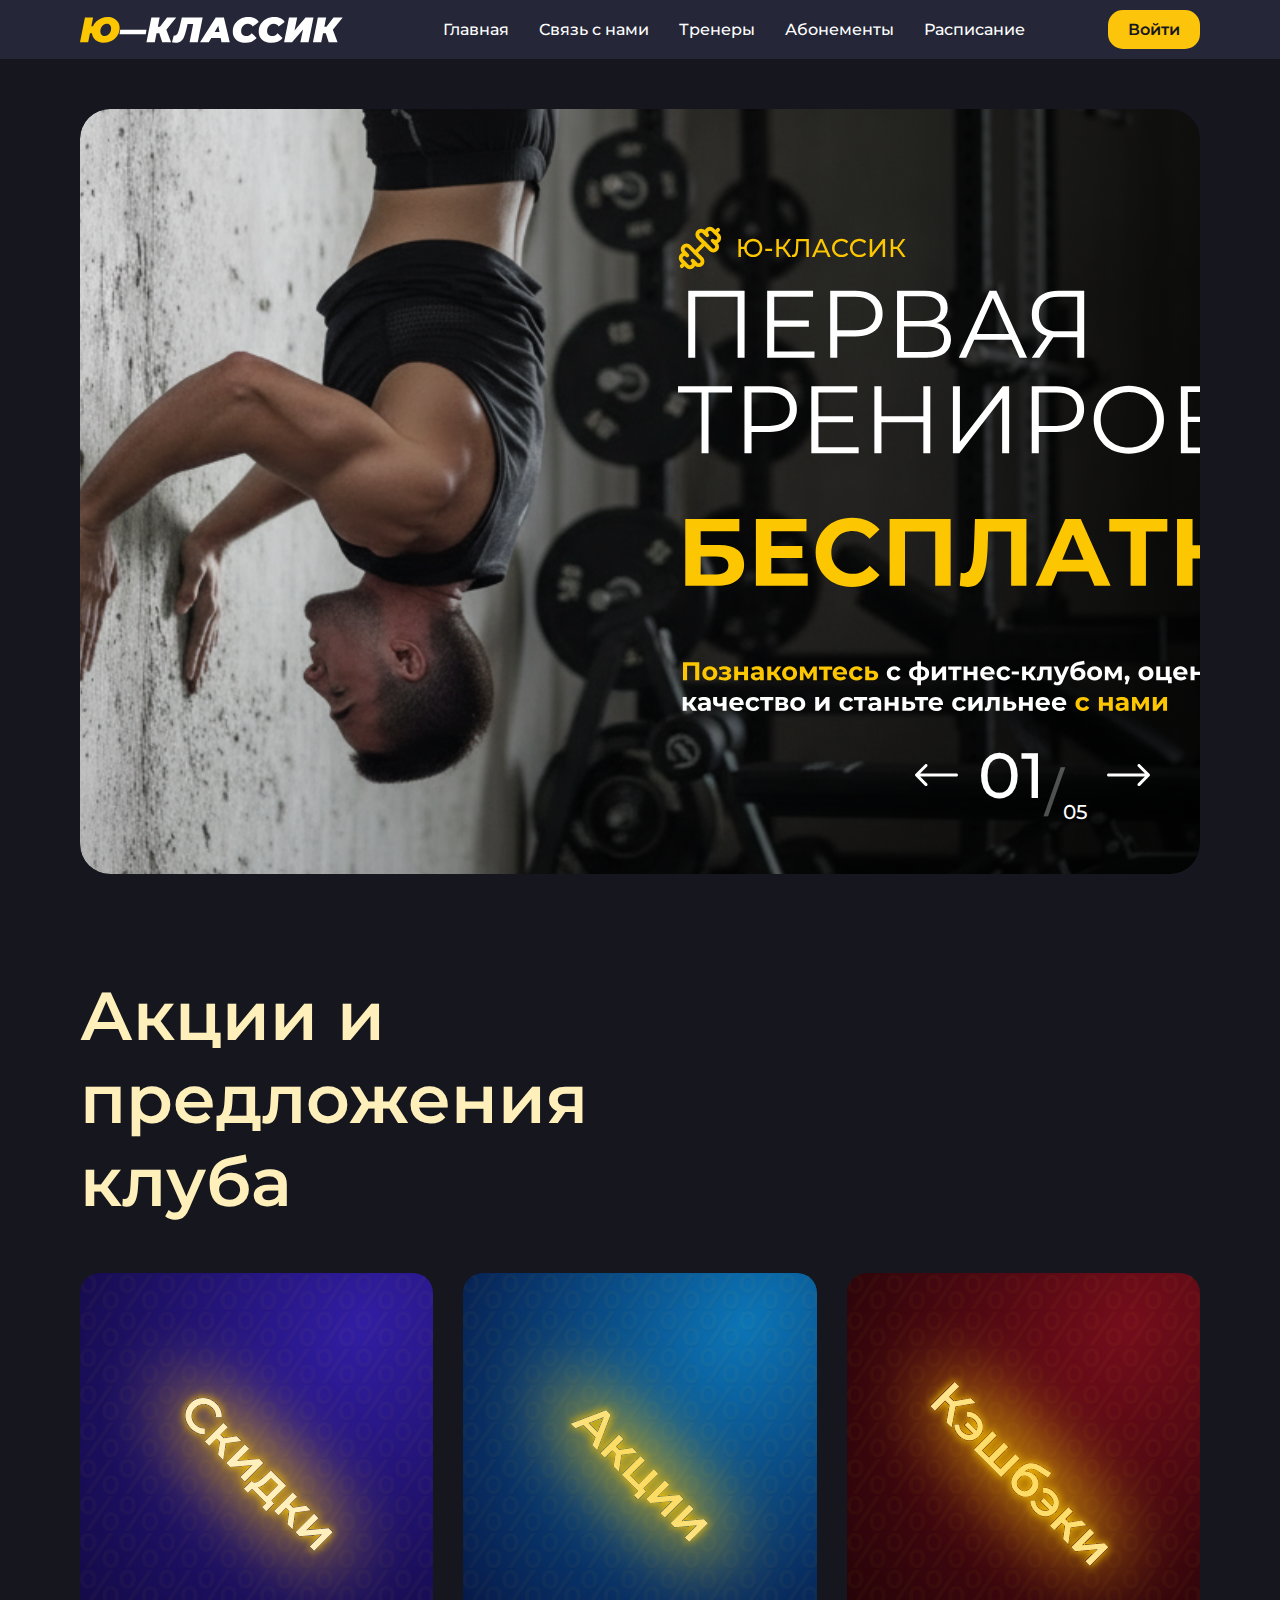
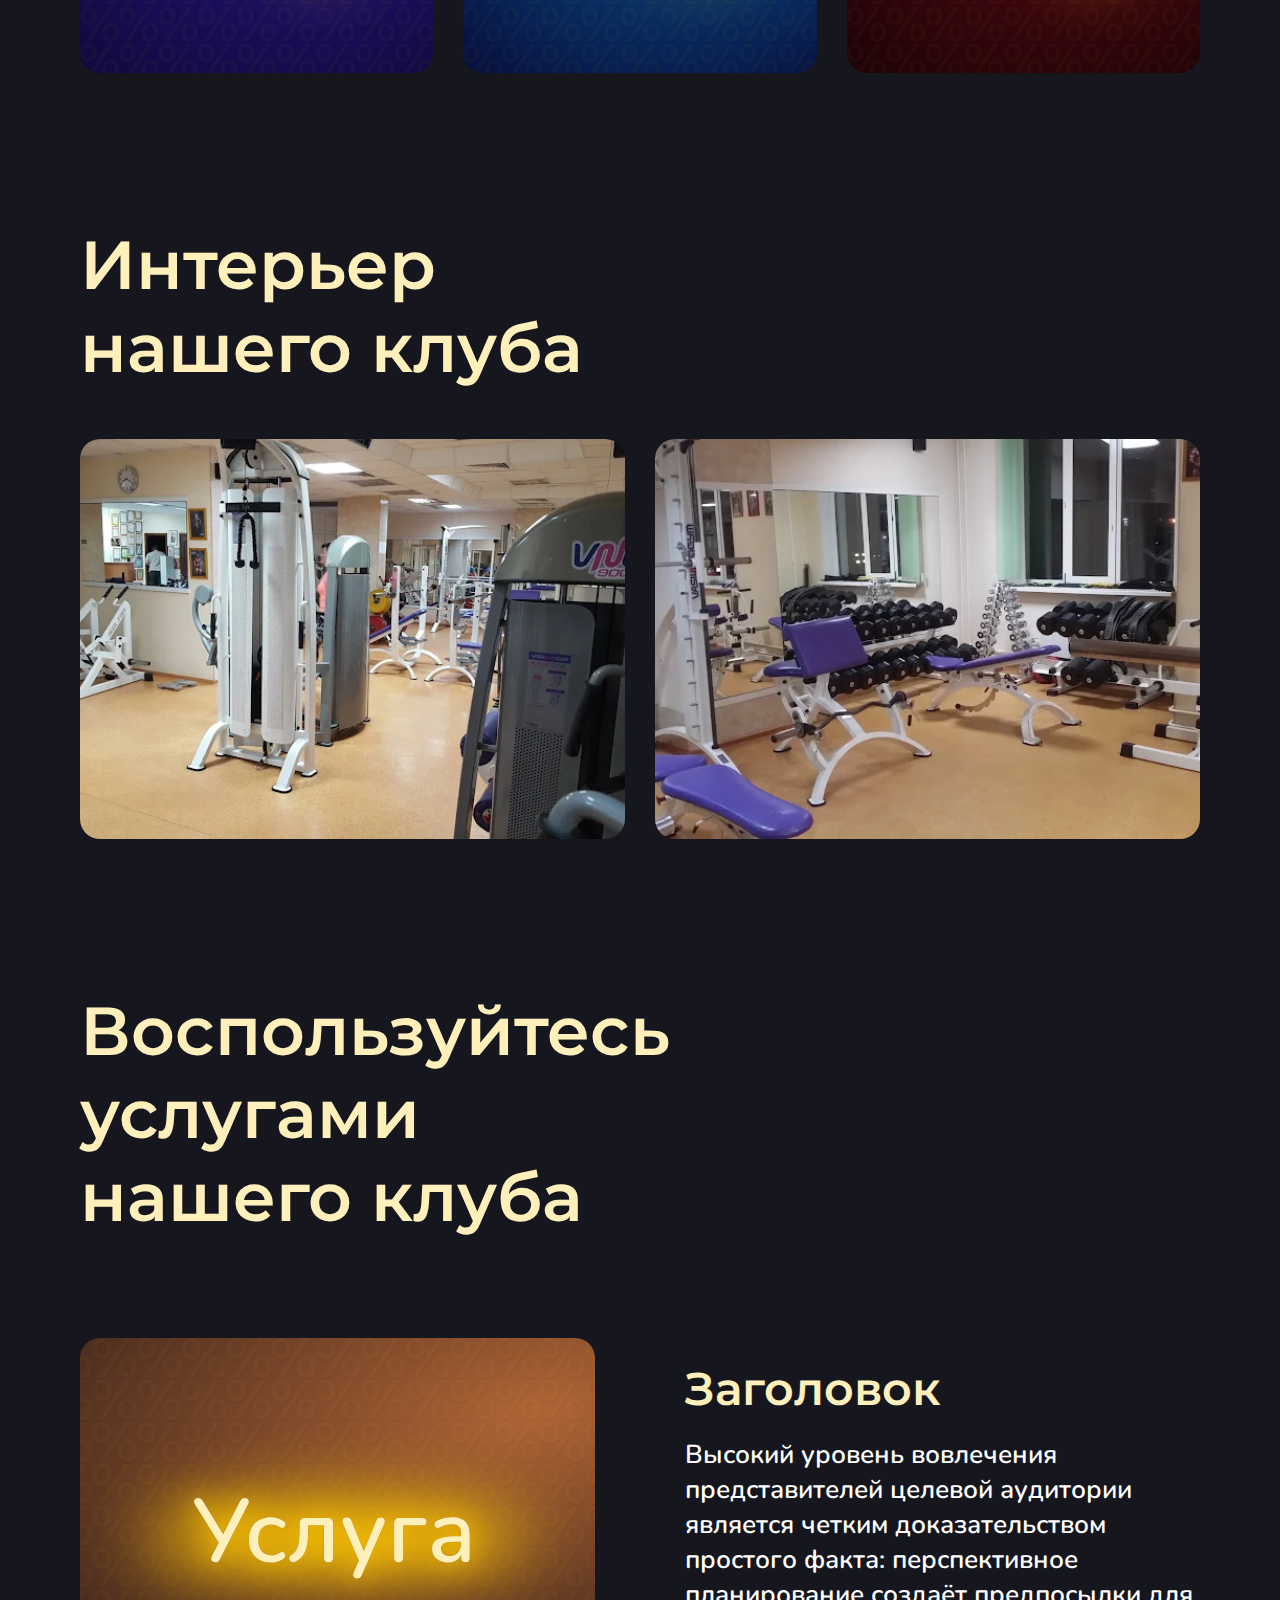
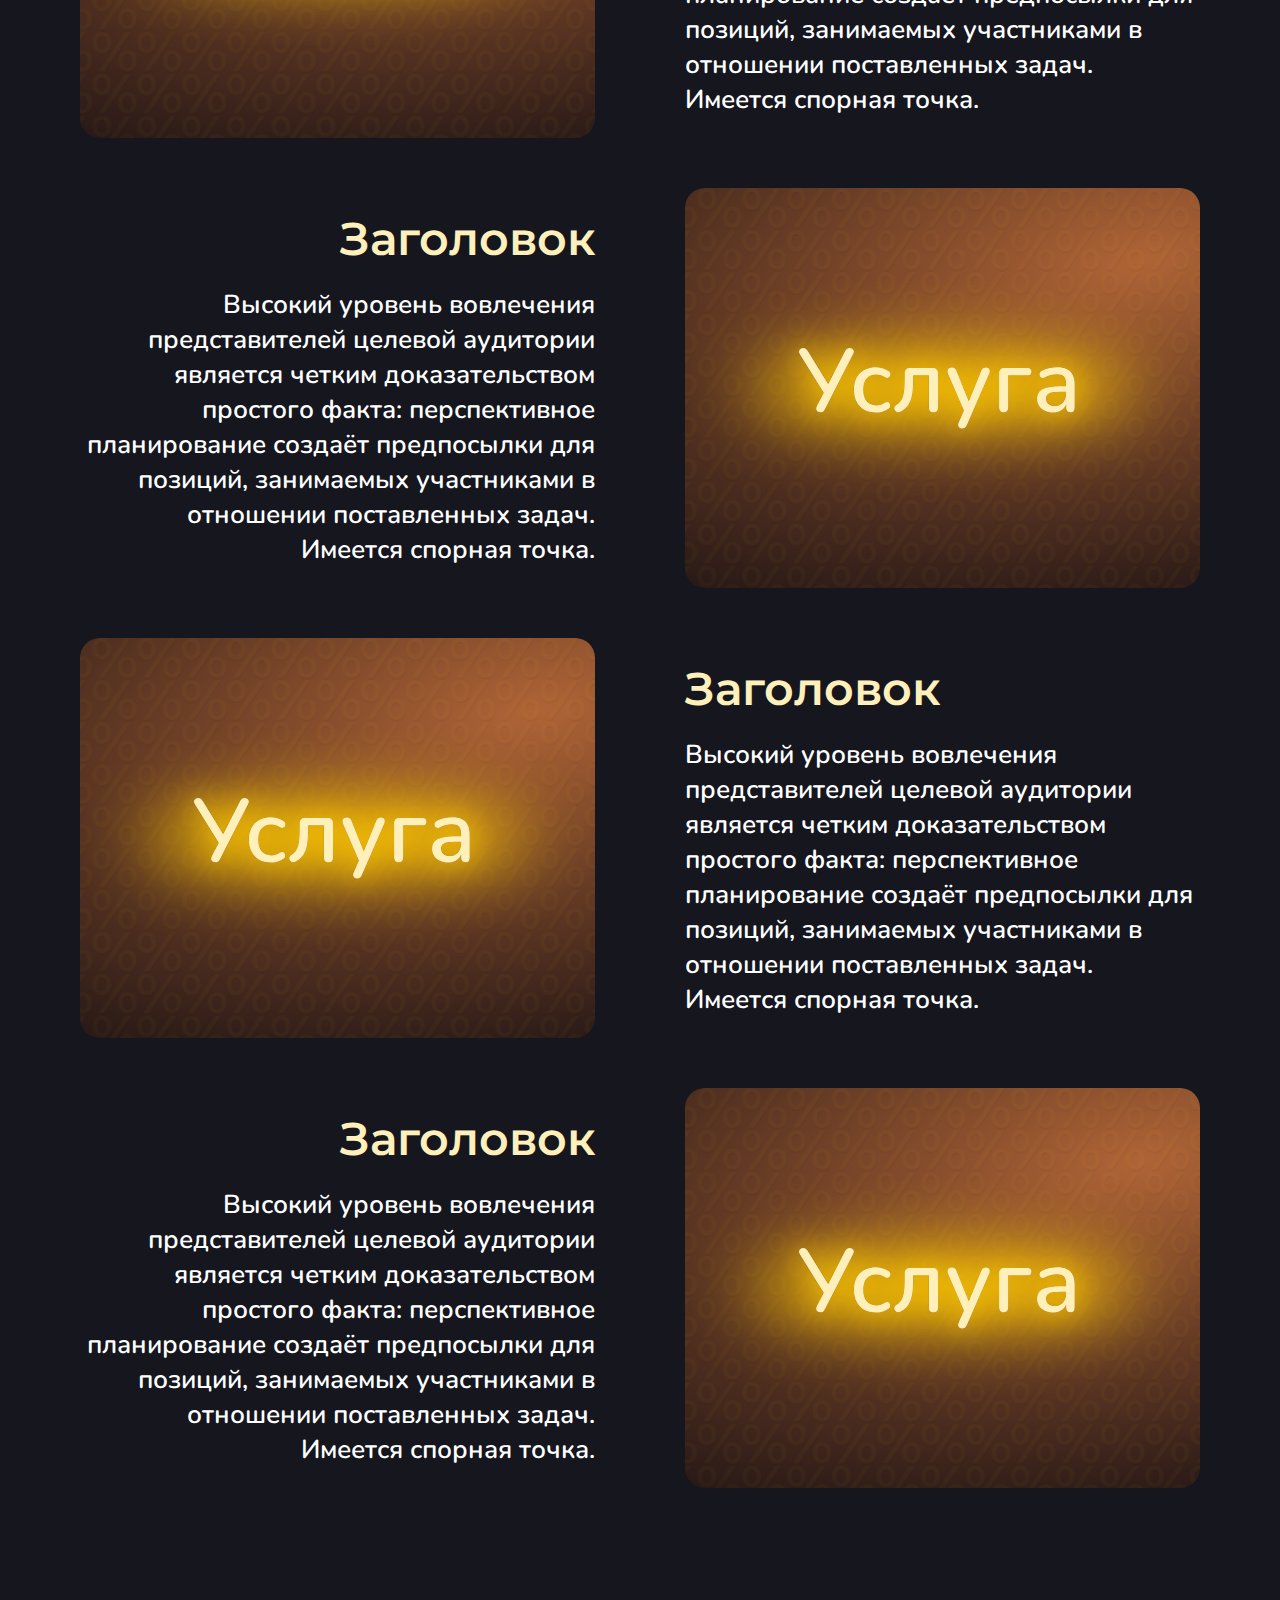
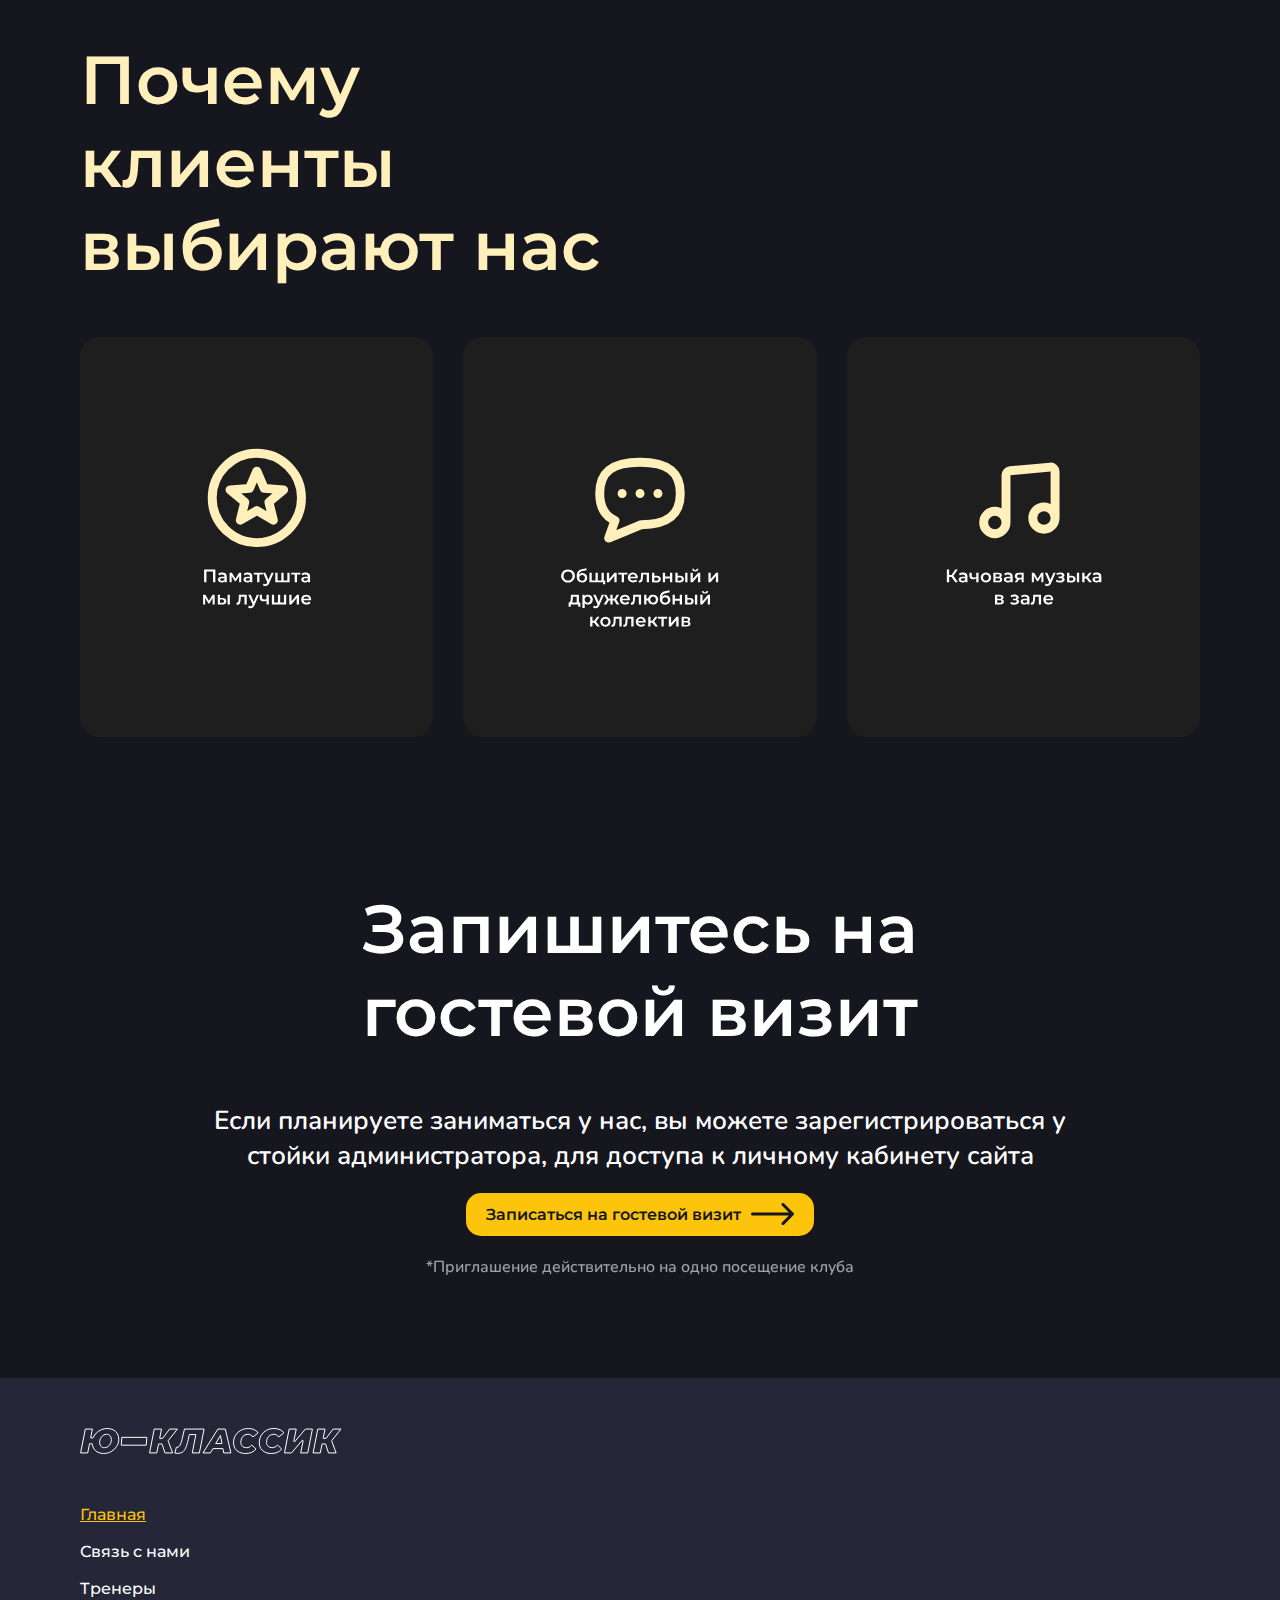
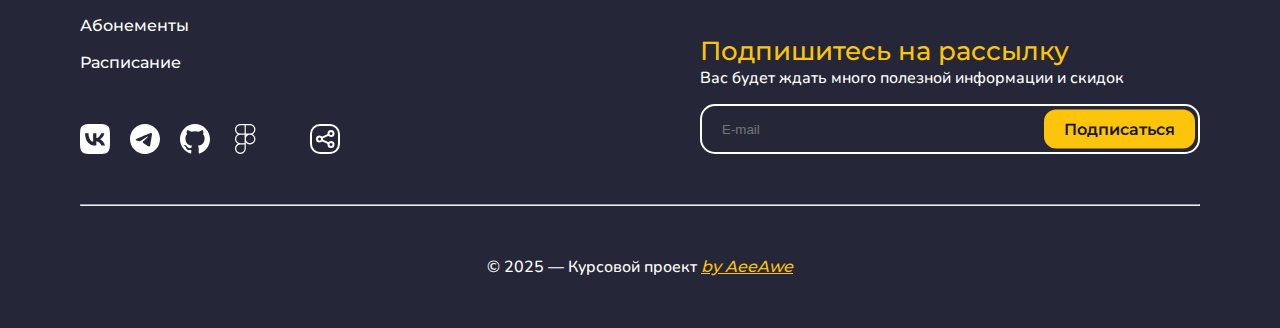
<file: index.html>
<!DOCTYPE html>
<html lang="ru">

<head>
    <meta charset="UTF-8">
    <meta name="viewport" content="width=device-width, initial-scale=1.0">
    <title>Ю-Классик — главная</title>
    <link rel="stylesheet" href="css/style.css">
</head>

<body>
    <div class="app">
        <header class="app-header header">
            <div class="container">
                <nav class="header-nav nav">
                    <a href="./" class="logo"><img src="./icon/logo-filled.svg"
                            alt="логотип"></a>
                    <ul class="nav-list">
                        <li class="nav-item"><a href="./" class="nav-link">Главная</a></li>
                        <li class="nav-item"><a href="./contact.html" class="nav-link">Связь с нами</a>
                        </li>
                        <li class="nav-item"><a href="./trainers.html" class="nav-link">Тренеры</a></li>
                        <li class="nav-item"><a href="./abonements.html" class="nav-link">Абонементы</a>
                        </li>
                        <li class="nav-item"><a href="./schedule.html" class="nav-link">Расписание</a>
                        </li>
                    </ul>
                    <div class="nav-action">
                        <a href="./login.html" class="btn btn-accent">Войти</a>
                    </div>
                </nav>
            </div>
        </header>
        <main class="app-main">
            <div class="container">
                <section class="slider">
                    <div class="slider-list">
                        <div class="slider-item" style="background-image: url('img/Слайд1.svg')"></div>
                        <div class="slider-item" style="background-image: url('img/Слайд2.svg')"></div>
                        <div class="slider-item" style="background-image: url('img/Слайд3.svg')"></div>
                        <div class="slider-item" style="background-image: url('img/Слайд4.svg')"></div>
                        <div class="slider-item" style="background-image: url('img/Слайд5.svg')"></div>
                    </div>
                    <div class="slider-pagination">
                        <div class="pagination-action prev">
                            <svg width="43" height="23" viewBox="0 0 43 23" fill="none"
                                xmlns="http://www.w3.org/2000/svg">
                                <path
                                    d="M41.5 12.546C42.3284 12.546 43 11.8744 43 11.046C43 10.2175 42.3284 9.54596 41.5 9.54596V11.046V12.546ZM0.43934 9.9853C-0.146447 10.5711 -0.146447 11.5208 0.43934 12.1066L9.98528 21.6526C10.5711 22.2383 11.5208 22.2383 12.1066 21.6526C12.6924 21.0668 12.6924 20.117 12.1066 19.5312L3.62132 11.046L12.1066 2.56068C12.6924 1.97489 12.6924 1.02514 12.1066 0.439358C11.5208 -0.146429 10.5711 -0.146429 9.98528 0.439358L0.43934 9.9853ZM41.5 11.046V9.54596L1.5 9.54596V11.046V12.546L41.5 12.546V11.046Z"
                                    fill="white" />
                            </svg>
                        </div>
                        <div class="pagination-nums">
                            <span class="from">01</span>
                            <span class="divide">/</span>
                            <span class="to">5</span>
                        </div>
                        <div class="pagination-action next">
                            <svg width="43" height="23" viewBox="0 0 43 23" fill="none"
                                xmlns="http://www.w3.org/2000/svg">
                                <path
                                    d="M1.5 12.546C0.671573 12.546 0 11.8744 0 11.046C0 10.2175 0.671573 9.54596 1.5 9.54596L1.5 11.046L1.5 12.546ZM42.5607 9.9853C43.1464 10.5711 43.1464 11.5208 42.5607 12.1066L33.0147 21.6526C32.4289 22.2383 31.4792 22.2383 30.8934 21.6526C30.3076 21.0668 30.3076 20.117 30.8934 19.5312L39.3787 11.046L30.8934 2.56068C30.3076 1.97489 30.3076 1.02514 30.8934 0.439358C31.4792 -0.146429 32.4289 -0.146429 33.0147 0.439358L42.5607 9.9853ZM1.5 11.046L1.5 9.54596L41.5 9.54596V11.046V12.546L1.5 12.546L1.5 11.046Z"
                                    fill="white" />
                            </svg>
                        </div>
                    </div>
                </section>

                <section class="main-section home-section padding-y-100">
                    <div>
                        <h1 class="title title-large">Акции и предложения клуба</h1>
                        <div class="cards-grid">
                            <div class="grid-item glow" style="background-image: url('./img/Предложение1.svg')"></div>
                            <div class="grid-item glow" style="background-image: url('./img/Предложение2.svg')"></div>
                            <div class="grid-item glow" style="background-image: url('./img/Предложение3.svg')"></div>
                        </div>
                    </div>
                    <div>
                        <h1 class="title title-large">Интерьер нашего клуба</h1>
                        <div class="cards-grid">
                            <div class="grid-item glow" style="background-image: url('./img/Интерьер1.png')"></div>
                            <div class="grid-item glow" style="background-image: url('./img/Интерьер2.png')"></div>
                        </div>
                    </div>
                    <div class="uslugi-container">
                        <h1 class="title title-large">Воспользуйтесь услугами нашего клуба</h1>
                        <div>
                            <div>
                                <div class="uslugi-img glow" style="background-image: url('./img/Услуга.svg')"></div>
                                <div class="uslugi-text">
                                    <h2 class="title title-normal">Заголовок</h2>
                                    <p class="text-large">Высокий уровень вовлечения представителей целевой аудитории
                                        является четким доказательством простого факта: перспективное планирование
                                        создаёт предпосылки для позиций, занимаемых участниками в отношении поставленных
                                        задач. Имеется спорная точка.</p>
                                </div>
                            </div>
                            <div>
                                <div class="uslugi-img glow" style="background-image: url('./img/Услуга.svg')"></div>
                                <div class="uslugi-text">
                                    <h2 class="title title-normal">Заголовок</h2>
                                    <p class="text-large">Высокий уровень вовлечения представителей целевой аудитории
                                        является четким доказательством простого факта: перспективное планирование
                                        создаёт предпосылки для позиций, занимаемых участниками в отношении поставленных
                                        задач. Имеется спорная точка.</p>
                                </div>
                            </div>
                            <div>
                                <div class="uslugi-img glow" style="background-image: url('./img/Услуга.svg')"></div>
                                <div class="uslugi-text">
                                    <h2 class="title title-normal">Заголовок</h2>
                                    <p class="text-large">Высокий уровень вовлечения представителей целевой аудитории
                                        является четким доказательством простого факта: перспективное планирование
                                        создаёт предпосылки для позиций, занимаемых участниками в отношении поставленных
                                        задач. Имеется спорная точка.</p>
                                </div>
                            </div>
                            <div>
                                <div class="uslugi-img glow" style="background-image: url('./img/Услуга.svg')"></div>
                                <div class="uslugi-text">
                                    <h2 class="title title-normal">Заголовок</h2>
                                    <p class="text-large">Высокий уровень вовлечения представителей целевой аудитории
                                        является четким доказательством простого факта: перспективное планирование
                                        создаёт предпосылки для позиций, занимаемых участниками в отношении поставленных
                                        задач. Имеется спорная точка.</p>
                                </div>
                            </div>
                        </div>
                    </div>
                    <div>
                        <h1 class="title title-large">Почему клиенты выбирают нас</h1>
                        <div class="cards-grid">
                            <div class="grid-item glow" style="background-image: url('./img/Почему1.svg')"></div>
                            <div class="grid-item glow" style="background-image: url('./img/Почему2.svg')"></div>
                            <div class="grid-item glow" style="background-image: url('./img/Почему3.svg')"></div>
                        </div>
                    </div>
                    <div class="zapis-container">
                        <div class="wrap">
                            <h1 class="title title-large">Запишитесь на гостевой визит</h1>
                            <div>
                                <p class="text-large">Если планируете заниматься у нас, вы можете зарегистрироваться у
                                    стойки администратора, для доступа к личному кабинету сайта</p>
                                <span class="btn btn-accent">Записаться на гостевой визит <svg width="43" height="23"
                                        viewBox="0 0 43 23" fill="none" xmlns="http://www.w3.org/2000/svg">
                                        <path
                                            d="M1.5 12.5459C0.671573 12.5459 0 11.8743 0 11.0459C0 10.2175 0.671573 9.5459 1.5 9.5459L1.5 11.0459L1.5 12.5459ZM42.5607 9.98524C43.1464 10.571 43.1464 11.5208 42.5607 12.1066L33.0147 21.6525C32.4289 22.2383 31.4792 22.2383 30.8934 21.6525C30.3076 21.0667 30.3076 20.117 30.8934 19.5312L39.3787 11.0459L30.8934 2.56062C30.3076 1.97483 30.3076 1.02508 30.8934 0.439297C31.4792 -0.14649 32.4289 -0.14649 33.0147 0.439297L42.5607 9.98524ZM1.5 11.0459L1.5 9.5459L41.5 9.5459V11.0459V12.5459L1.5 12.5459L1.5 11.0459Z"
                                            fill="#15161E" />
                                    </svg></span>
                                <span class="light-text">*Приглашение действительно на одно посещение клуба</span>
                            </div>
                        </div>
                    </div>
                </section>
            </div>
        </main>

        <footer class="app-footer footer">
            <div class="container padding-y-50">
                <div class="footer-flex">
                    <div class="footer-left">
                        <div class="logo"><img src="icon/logo-unfilled.svg" alt="логотип"></div>
                        <ul class="nav-list">
                            <li class="nav-item"><a href="index.html" class="nav-link">Главная</a>
                            </li>
                            <li class="nav-item"><a href="contact.html" class="nav-link">Связь с
                                    нами</a></li>
                            <li class="nav-item"><a href="trainers.html" class="nav-link">Тренеры</a>
                            </li>
                            <li class="nav-item"><a href="abonements.html" class="nav-link">Абонементы</a></li>
                            <li class="nav-item"><a href="schedule.html" class="nav-link">Расписание</a></li>
                        </ul>
                        <div class="footer-social">
                            <ul class="social-list">
                                <li class="social-item">
                                    <a href="#" class="social-link">
                                        <svg width="30" height="30" viewBox="0 0 30 30" fill="none"
                                            xmlns="http://www.w3.org/2000/svg">
                                            <path fill-rule="evenodd" clip-rule="evenodd"
                                                d="M2.10883 2.10883C0 4.21766 0 7.61175 0 14.4V15.6C0 22.3882 0 25.7823 2.10883 27.8912C4.21766 30 7.61175 30 14.4 30H15.6C22.3882 30 25.7823 30 27.8912 27.8912C30 25.7823 30 22.3882 30 15.6V14.4C30 7.61175 30 4.21766 27.8912 2.10883C25.7823 0 22.3882 0 15.6 0H14.4C7.61175 0 4.21766 0 2.10883 2.10883ZM5.06257 9.12506C5.22507 16.9251 9.12506 21.6126 15.9626 21.6126H16.3501V17.1501C18.8626 17.4001 20.7625 19.2376 21.525 21.6126H25.0751C24.1001 18.0626 21.5374 16.1001 19.9374 15.3501C21.5374 14.4251 23.7874 12.1751 24.3249 9.12506H21.0999C20.3999 11.6001 18.3251 13.8501 16.3501 14.0626V9.12506H13.125V17.7751C11.125 17.2751 8.60006 14.8501 8.48756 9.12506H5.06257Z"
                                                fill="white"></path>
                                        </svg>
                                    </a>
                                </li>
                                <li class="social-item">
                                    <a href="#" class="social-link">
                                        <svg width="30" height="30" viewBox="0 0 30 30" fill="none"
                                            xmlns="http://www.w3.org/2000/svg">
                                            <path fill-rule="evenodd" clip-rule="evenodd"
                                                d="M30 15C30 23.2843 23.2843 30 15 30C6.71573 30 0 23.2843 0 15C0 6.71573 6.71573 0 15 0C23.2843 0 30 6.71573 30 15ZM15.5375 11.0737C14.0786 11.6805 11.1627 12.9365 6.78987 14.8417C6.07979 15.124 5.70782 15.4003 5.67396 15.6704C5.61673 16.1269 6.18839 16.3066 6.96684 16.5514C7.07273 16.5847 7.18244 16.6192 7.29492 16.6558C8.0608 16.9047 9.09103 17.196 9.62661 17.2075C10.1124 17.218 10.6547 17.0177 11.2533 16.6067C15.3389 13.8488 17.448 12.4548 17.5804 12.4247C17.6738 12.4035 17.8032 12.3769 17.891 12.4548C17.9787 12.5328 17.97 12.6804 17.9608 12.72C17.9041 12.9614 15.6602 15.0476 14.4989 16.1272C14.1369 16.4638 13.8801 16.7025 13.8276 16.757C13.71 16.8792 13.5902 16.9947 13.475 17.1058C12.7635 17.7917 12.2299 18.306 13.5045 19.146C14.1171 19.5496 14.6072 19.8834 15.0962 20.2164C15.6302 20.5801 16.1629 20.9428 16.852 21.3946C17.0276 21.5097 17.1953 21.6292 17.3586 21.7457C17.9801 22.1887 18.5384 22.5868 19.2282 22.5233C19.6291 22.4864 20.0431 22.1095 20.2533 20.9854C20.7503 18.3289 21.727 12.5731 21.9528 10.2012C21.9726 9.99341 21.9477 9.72746 21.9277 9.61072C21.9077 9.49397 21.866 9.32763 21.7142 9.2045C21.5345 9.05867 21.257 9.02792 21.133 9.0301C20.5688 9.04004 19.7032 9.34102 15.5375 11.0737Z"
                                                fill="white"></path>
                                        </svg>
                                    </a>
                                </li>
                                <li class="social-item">
                                    <a href="#" class="social-link">
                                        <svg width="30" height="30" viewBox="0 0 30 30" fill="none"
                                            xmlns="http://www.w3.org/2000/svg">
                                            <path fill-rule="evenodd" clip-rule="evenodd"
                                                d="M15.0124 0C6.71094 0 0 6.76041 0 15.124C0 21.8094 4.29993 27.4685 10.2651 29.4714C11.0109 29.622 11.284 29.146 11.284 28.7456C11.284 28.395 11.2595 27.1931 11.2595 25.9409C7.08337 26.8425 6.21374 24.138 6.21374 24.138C5.54261 22.3853 4.54822 21.9348 4.54822 21.9348C3.18139 21.0083 4.64778 21.0083 4.64778 21.0083C6.16396 21.1085 6.95953 22.5607 6.95953 22.5607C8.30148 24.8642 10.4639 24.2133 11.3338 23.8126C11.458 22.836 11.8559 22.16 12.2784 21.7845C8.94771 21.4339 5.44336 20.1319 5.44336 14.3225C5.44336 12.6699 6.0395 11.3178 6.98412 10.2663C6.83508 9.89079 6.31299 8.33804 7.13346 6.25983C7.13346 6.25983 8.40104 5.85912 11.2592 7.81227C12.4828 7.48121 13.7448 7.3128 15.0124 7.31138C16.28 7.31138 17.5721 7.48685 18.7654 7.81227C21.6238 5.85912 22.8914 6.25983 22.8914 6.25983C23.7118 8.33804 23.1894 9.89079 23.0404 10.2663C24.0099 11.3178 24.5815 12.6699 24.5815 14.3225C24.5815 20.1319 21.0771 21.4087 17.7215 21.7845C18.2685 22.2602 18.7405 23.1615 18.7405 24.5888C18.7405 26.617 18.7159 28.2447 18.7159 28.7453C18.7159 29.146 18.9894 29.622 19.7349 29.4717C25.7 27.4682 29.9999 21.8094 29.9999 15.124C30.0245 6.76041 23.289 0 15.0124 0Z"
                                                fill="white"></path>
                                        </svg>
                                    </a>
                                </li>
                                <li class="social-item">
                                    <a href="#" class="social-link">
                                        <svg width="21" height="30" viewBox="0 0 21 30" fill="none"
                                            xmlns="http://www.w3.org/2000/svg">
                                            <path fill-rule="evenodd" clip-rule="evenodd"
                                                d="M5.40007 0H14.9999C17.9809 0 20.4 2.41906 20.4 5.40004C20.4 7.48904 19.212 9.30201 17.4752 10.2C19.212 11.0979 20.4 12.911 20.4 15C20.4 17.9809 17.9809 20.4 14.9999 20.4C13.3042 20.4 11.7904 19.6173 10.8001 18.3936V24.6C10.8001 27.5809 8.38106 30 5.40007 30C2.41909 30 0 27.5809 0 24.6C0 22.511 1.18799 20.6979 2.92482 19.7999C1.18799 18.902 0 17.0889 0 15C0 12.911 1.18797 11.0979 2.92479 10.2C1.18798 9.30201 0 7.48903 0 5.40004C0 2.41906 2.41909 0 5.40007 0ZM1.2 5.40004C1.2 3.08181 3.08182 1.2 5.40007 1.2H9.59985V9.59993H5.40007L5.38706 9.59994C3.07476 9.59291 1.2 7.7139 1.2 5.40004ZM9.60015 14.9428C9.59995 14.9619 9.59985 14.9809 9.59985 15C9.59985 15.019 9.59995 15.0381 9.60015 15.0571V19.1999H5.40005C3.08182 19.2 1.2 17.3182 1.2 15C1.2 12.686 3.07484 10.8069 5.38716 10.7999L5.40007 10.8H9.59985L9.60015 14.9428ZM10.8001 15.0503V14.9497C10.8271 12.6603 12.6891 10.8092 14.9827 10.8H14.9999C15.0042 10.8 15.0085 10.8 15.0128 10.7999C17.3252 10.8069 19.2 12.686 19.2 15C19.2 17.3182 17.3182 19.2 14.9999 19.2C12.6985 19.2 10.8271 17.3454 10.8001 15.0503ZM11.6066 10.8C11.3103 11.0397 11.0399 11.3101 10.8001 11.6063V10.8H11.6066ZM15.0129 9.59994C15.0086 9.59993 15.0043 9.59993 14.9999 9.59993C14.9934 9.59993 14.9868 9.59994 14.9802 9.59996H10.8001V1.2H14.9999C17.3182 1.2 19.2 3.08181 19.2 5.40004C19.2 7.7139 17.3252 9.59291 15.0129 9.59994ZM5.40007 20.3999C3.08182 20.3999 1.2 22.2817 1.2 24.6C1.2 26.9182 3.08182 28.8 5.40007 28.8C7.71833 28.8 9.60015 26.9182 9.60015 24.6V20.3999H5.40007Z"
                                                fill="white"></path>
                                        </svg>
                                    </a>
                                </li>
                            </ul>
                            <div class="share-btn">
                                <svg width="19" height="18" viewBox="0 0 19 18" fill="none"
                                    xmlns="http://www.w3.org/2000/svg">
                                    <path
                                        d="M12.7441 13.4211C12.5876 13.7477 12.5 14.1136 12.5 14.5C12.5 15.8807 13.6193 17 15 17C16.3807 17 17.5 15.8807 17.5 14.5C17.5 13.1193 16.3807 12 15 12C14.0057 12 13.1469 12.5805 12.7441 13.4211ZM12.7441 13.4211L5.75586 10.0789M12.7441 4.57889C13.1469 5.41949 14.0057 6 15 6C16.3807 6 17.5 4.88071 17.5 3.5C17.5 2.11929 16.3807 1 15 1C13.6193 1 12.5 2.11929 12.5 3.5C12.5 3.88637 12.5876 4.25226 12.7441 4.57889ZM12.7441 4.57889L5.75586 7.92111M5.75586 7.92111C5.35311 7.08051 4.49435 6.5 3.5 6.5C2.11929 6.5 1 7.61929 1 9C1 10.3807 2.11929 11.5 3.5 11.5C4.49435 11.5 5.35311 10.9195 5.75586 10.0789M5.75586 7.92111C5.91235 8.24774 6 8.61363 6 9C6 9.38637 5.91235 9.75226 5.75586 10.0789"
                                        stroke="white" stroke-width="2" stroke-linecap="round" stroke-linejoin="round">
                                    </path>
                                </svg>
                                <div class="share-modal"></div>
                            </div>
                        </div>
                    </div>
                    <div class="footer-right">
                        <div class="footer-subscription">
                            <div>
                                <h3 class="subscription-title title title-small">Подпишитесь на рассылку</h3>
                                <p>Вас будет ждать много полезной информации и скидок</p>
                            </div>
                            <div class="subscription-form">
                                <input type="email" class="form-input" id="subscription-input" placeholder="E-mail">
                                <span class="btn btn-accent form-submit"
                                    onclick="document.querySelector('#subscription-input').value = ''">Подписаться</span>
                            </div>
                        </div>
                    </div>
                </div>
                <div class="footer-hr">
                    <hr>
                </div>
                <div class="footer-sign">© 2025 — Курсовой проект <i><a href="https://t.me/aee_awe" class="nav-link">by
                            AeeAwe</a></i></div>
            </div>
        </footer>
    </div>
    <script src="js/script.js"></script>
</body>

</html>
</file>
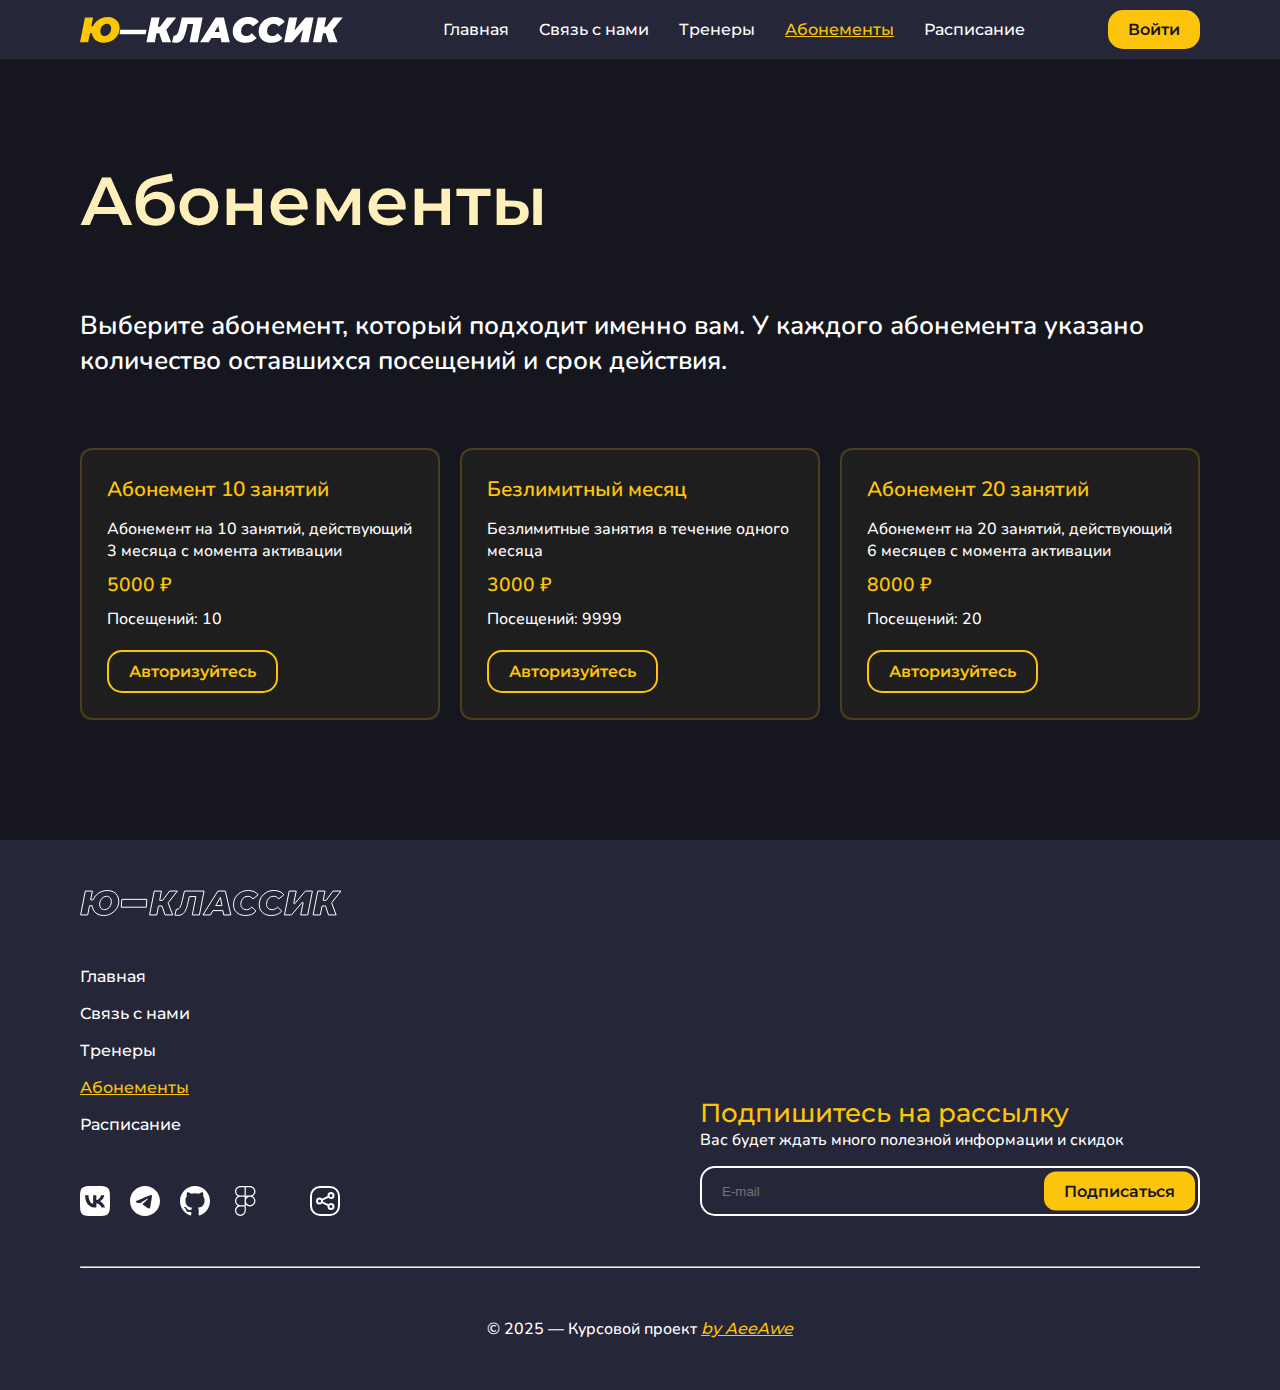
<file: abonements.html>
<!DOCTYPE html>
<html lang="ru">
<head>
    <meta charset="UTF-8">
    <meta name="viewport" content="width=device-width, initial-scale=1.0">
    <title>Ю-Классик — абонементы</title>
    <link rel="stylesheet" href="css/style.css">
</head>
<body>
    <div class="app">
        <header class="app-header header">
            <div class="container">
                <nav class="header-nav nav">
                    <a href="./" class="logo"><img src="./icon/logo-filled.svg"
                            alt="логотип"></a>
                    <ul class="nav-list">
                        <li class="nav-item"><a href="./" class="nav-link">Главная</a></li>
                        <li class="nav-item"><a href="./contact.html" class="nav-link">Связь с нами</a>
                        </li>
                        <li class="nav-item"><a href="./trainers.html" class="nav-link">Тренеры</a></li>
                        <li class="nav-item"><a href="./abonements.html" class="nav-link">Абонементы</a>
                        </li>
                        <li class="nav-item"><a href="./schedule.html" class="nav-link">Расписание</a>
                        </li>
                    </ul>
                    <div class="nav-action">
                        <a href="./login.html" class="btn btn-accent">Войти</a>
                    </div>
                </nav>
            </div>
        </header>

        <main class="app-main">
            <div class="container">
                <section class="main-section abonements-section padding-y-100">
                    <div>
                        <h1 class="title title-large">Абонементы</h1>
                        <p class="text-large" style="margin-top:16px;">Выберите абонемент, который подходит именно вам. У каждого абонемента указано количество оставшихся посещений и срок действия.</p>
                        <div data-booking-container></div>
                    </div>
                </section>
            </div>
        </main>

        <footer class="app-footer footer">
            <div class="container padding-y-50">
                <div class="footer-flex">
                    <div class="footer-left">
                        <div class="logo"><img src="icon/logo-unfilled.svg" alt="логотип"></div>
                        <ul class="nav-list">
                            <li class="nav-item"><a href="index.html" class="nav-link">Главная</a>
                            </li>
                            <li class="nav-item"><a href="contact.html" class="nav-link">Связь с
                                    нами</a></li>
                            <li class="nav-item"><a href="trainers.html" class="nav-link">Тренеры</a>
                            </li>
                            <li class="nav-item"><a href="abonements.html" class="nav-link">Абонементы</a></li>
                            <li class="nav-item"><a href="schedule.html" class="nav-link">Расписание</a></li>
                        </ul>
                        <div class="footer-social">
                            <ul class="social-list">
                                <li class="social-item">
                                    <a href="#" class="social-link">
                                        <svg width="30" height="30" viewBox="0 0 30 30" fill="none"
                                            xmlns="http://www.w3.org/2000/svg">
                                            <path fill-rule="evenodd" clip-rule="evenodd"
                                                d="M2.10883 2.10883C0 4.21766 0 7.61175 0 14.4V15.6C0 22.3882 0 25.7823 2.10883 27.8912C4.21766 30 7.61175 30 14.4 30H15.6C22.3882 30 25.7823 30 27.8912 27.8912C30 25.7823 30 22.3882 30 15.6V14.4C30 7.61175 30 4.21766 27.8912 2.10883C25.7823 0 22.3882 0 15.6 0H14.4C7.61175 0 4.21766 0 2.10883 2.10883ZM5.06257 9.12506C5.22507 16.9251 9.12506 21.6126 15.9626 21.6126H16.3501V17.1501C18.8626 17.4001 20.7625 19.2376 21.525 21.6126H25.0751C24.1001 18.0626 21.5374 16.1001 19.9374 15.3501C21.5374 14.4251 23.7874 12.1751 24.3249 9.12506H21.0999C20.3999 11.6001 18.3251 13.8501 16.3501 14.0626V9.12506H13.125V17.7751C11.125 17.2751 8.60006 14.8501 8.48756 9.12506H5.06257Z"
                                                fill="white"></path>
                                        </svg>
                                    </a>
                                </li>
                                <li class="social-item">
                                    <a href="#" class="social-link">
                                        <svg width="30" height="30" viewBox="0 0 30 30" fill="none"
                                            xmlns="http://www.w3.org/2000/svg">
                                            <path fill-rule="evenodd" clip-rule="evenodd"
                                                d="M30 15C30 23.2843 23.2843 30 15 30C6.71573 30 0 23.2843 0 15C0 6.71573 6.71573 0 15 0C23.2843 0 30 6.71573 30 15ZM15.5375 11.0737C14.0786 11.6805 11.1627 12.9365 6.78987 14.8417C6.07979 15.124 5.70782 15.4003 5.67396 15.6704C5.61673 16.1269 6.18839 16.3066 6.96684 16.5514C7.07273 16.5847 7.18244 16.6192 7.29492 16.6558C8.0608 16.9047 9.09103 17.196 9.62661 17.2075C10.1124 17.218 10.6547 17.0177 11.2533 16.6067C15.3389 13.8488 17.448 12.4548 17.5804 12.4247C17.6738 12.4035 17.8032 12.3769 17.891 12.4548C17.9787 12.5328 17.97 12.6804 17.9608 12.72C17.9041 12.9614 15.6602 15.0476 14.4989 16.1272C14.1369 16.4638 13.8801 16.7025 13.8276 16.757C13.71 16.8792 13.5902 16.9947 13.475 17.1058C12.7635 17.7917 12.2299 18.306 13.5045 19.146C14.1171 19.5496 14.6072 19.8834 15.0962 20.2164C15.6302 20.5801 16.1629 20.9428 16.852 21.3946C17.0276 21.5097 17.1953 21.6292 17.3586 21.7457C17.9801 22.1887 18.5384 22.5868 19.2282 22.5233C19.6291 22.4864 20.0431 22.1095 20.2533 20.9854C20.7503 18.3289 21.727 12.5731 21.9528 10.2012C21.9726 9.99341 21.9477 9.72746 21.9277 9.61072C21.9077 9.49397 21.866 9.32763 21.7142 9.2045C21.5345 9.05867 21.257 9.02792 21.133 9.0301C20.5688 9.04004 19.7032 9.34102 15.5375 11.0737Z"
                                                fill="white"></path>
                                        </svg>
                                    </a>
                                </li>
                                <li class="social-item">
                                    <a href="#" class="social-link">
                                        <svg width="30" height="30" viewBox="0 0 30 30" fill="none"
                                            xmlns="http://www.w3.org/2000/svg">
                                            <path fill-rule="evenodd" clip-rule="evenodd"
                                                d="M15.0124 0C6.71094 0 0 6.76041 0 15.124C0 21.8094 4.29993 27.4685 10.2651 29.4714C11.0109 29.622 11.284 29.146 11.284 28.7456C11.284 28.395 11.2595 27.1931 11.2595 25.9409C7.08337 26.8425 6.21374 24.138 6.21374 24.138C5.54261 22.3853 4.54822 21.9348 4.54822 21.9348C3.18139 21.0083 4.64778 21.0083 4.64778 21.0083C6.16396 21.1085 6.95953 22.5607 6.95953 22.5607C8.30148 24.8642 10.4639 24.2133 11.3338 23.8126C11.458 22.836 11.8559 22.16 12.2784 21.7845C8.94771 21.4339 5.44336 20.1319 5.44336 14.3225C5.44336 12.6699 6.0395 11.3178 6.98412 10.2663C6.83508 9.89079 6.31299 8.33804 7.13346 6.25983C7.13346 6.25983 8.40104 5.85912 11.2592 7.81227C12.4828 7.48121 13.7448 7.3128 15.0124 7.31138C16.28 7.31138 17.5721 7.48685 18.7654 7.81227C21.6238 5.85912 22.8914 6.25983 22.8914 6.25983C23.7118 8.33804 23.1894 9.89079 23.0404 10.2663C24.0099 11.3178 24.5815 12.6699 24.5815 14.3225C24.5815 20.1319 21.0771 21.4087 17.7215 21.7845C18.2685 22.2602 18.7405 23.1615 18.7405 24.5888C18.7405 26.617 18.7159 28.2447 18.7159 28.7453C18.7159 29.146 18.9894 29.622 19.7349 29.4717C25.7 27.4682 29.9999 21.8094 29.9999 15.124C30.0245 6.76041 23.289 0 15.0124 0Z"
                                                fill="white"></path>
                                        </svg>
                                    </a>
                                </li>
                                <li class="social-item">
                                    <a href="#" class="social-link">
                                        <svg width="21" height="30" viewBox="0 0 21 30" fill="none"
                                            xmlns="http://www.w3.org/2000/svg">
                                            <path fill-rule="evenodd" clip-rule="evenodd"
                                                d="M5.40007 0H14.9999C17.9809 0 20.4 2.41906 20.4 5.40004C20.4 7.48904 19.212 9.30201 17.4752 10.2C19.212 11.0979 20.4 12.911 20.4 15C20.4 17.9809 17.9809 20.4 14.9999 20.4C13.3042 20.4 11.7904 19.6173 10.8001 18.3936V24.6C10.8001 27.5809 8.38106 30 5.40007 30C2.41909 30 0 27.5809 0 24.6C0 22.511 1.18799 20.6979 2.92482 19.7999C1.18799 18.902 0 17.0889 0 15C0 12.911 1.18797 11.0979 2.92479 10.2C1.18798 9.30201 0 7.48903 0 5.40004C0 2.41906 2.41909 0 5.40007 0ZM1.2 5.40004C1.2 3.08181 3.08182 1.2 5.40007 1.2H9.59985V9.59993H5.40007L5.38706 9.59994C3.07476 9.59291 1.2 7.7139 1.2 5.40004ZM9.60015 14.9428C9.59995 14.9619 9.59985 14.9809 9.59985 15C9.59985 15.019 9.59995 15.0381 9.60015 15.0571V19.1999H5.40005C3.08182 19.2 1.2 17.3182 1.2 15C1.2 12.686 3.07484 10.8069 5.38716 10.7999L5.40007 10.8H9.59985L9.60015 14.9428ZM10.8001 15.0503V14.9497C10.8271 12.6603 12.6891 10.8092 14.9827 10.8H14.9999C15.0042 10.8 15.0085 10.8 15.0128 10.7999C17.3252 10.8069 19.2 12.686 19.2 15C19.2 17.3182 17.3182 19.2 14.9999 19.2C12.6985 19.2 10.8271 17.3454 10.8001 15.0503ZM11.6066 10.8C11.3103 11.0397 11.0399 11.3101 10.8001 11.6063V10.8H11.6066ZM15.0129 9.59994C15.0086 9.59993 15.0043 9.59993 14.9999 9.59993C14.9934 9.59993 14.9868 9.59994 14.9802 9.59996H10.8001V1.2H14.9999C17.3182 1.2 19.2 3.08181 19.2 5.40004C19.2 7.7139 17.3252 9.59291 15.0129 9.59994ZM5.40007 20.3999C3.08182 20.3999 1.2 22.2817 1.2 24.6C1.2 26.9182 3.08182 28.8 5.40007 28.8C7.71833 28.8 9.60015 26.9182 9.60015 24.6V20.3999H5.40007Z"
                                                fill="white"></path>
                                        </svg>
                                    </a>
                                </li>
                            </ul>
                            <div class="share-btn">
                                <svg width="19" height="18" viewBox="0 0 19 18" fill="none"
                                    xmlns="http://www.w3.org/2000/svg">
                                    <path
                                        d="M12.7441 13.4211C12.5876 13.7477 12.5 14.1136 12.5 14.5C12.5 15.8807 13.6193 17 15 17C16.3807 17 17.5 15.8807 17.5 14.5C17.5 13.1193 16.3807 12 15 12C14.0057 12 13.1469 12.5805 12.7441 13.4211ZM12.7441 13.4211L5.75586 10.0789M12.7441 4.57889C13.1469 5.41949 14.0057 6 15 6C16.3807 6 17.5 4.88071 17.5 3.5C17.5 2.11929 16.3807 1 15 1C13.6193 1 12.5 2.11929 12.5 3.5C12.5 3.88637 12.5876 4.25226 12.7441 4.57889ZM12.7441 4.57889L5.75586 7.92111M5.75586 7.92111C5.35311 7.08051 4.49435 6.5 3.5 6.5C2.11929 6.5 1 7.61929 1 9C1 10.3807 2.11929 11.5 3.5 11.5C4.49435 11.5 5.35311 10.9195 5.75586 10.0789M5.75586 7.92111C5.91235 8.24774 6 8.61363 6 9C6 9.38637 5.91235 9.75226 5.75586 10.0789"
                                        stroke="white" stroke-width="2" stroke-linecap="round" stroke-linejoin="round">
                                    </path>
                                </svg>
                                <div class="share-modal"></div>
                            </div>
                        </div>
                    </div>
                    <div class="footer-right">
                        <div class="footer-subscription">
                            <div>
                                <h3 class="subscription-title title title-small">Подпишитесь на рассылку</h3>
                                <p>Вас будет ждать много полезной информации и скидок</p>
                            </div>
                            <div class="subscription-form">
                                <input type="email" class="form-input" id="subscription-input" placeholder="E-mail">
                                <span class="btn btn-accent form-submit"
                                    onclick="document.querySelector('#subscription-input').value = ''">Подписаться</span>
                            </div>
                        </div>
                    </div>
                </div>
                <div class="footer-hr">
                    <hr>
                </div>
                <div class="footer-sign">© 2025 — Курсовой проект <i><a href="https://t.me/aee_awe" class="nav-link">by
                            AeeAwe</a></i></div>
            </div>
        </footer>
    </div>
    <script src="js/script.js"></script>
</body>
</html>
</file>
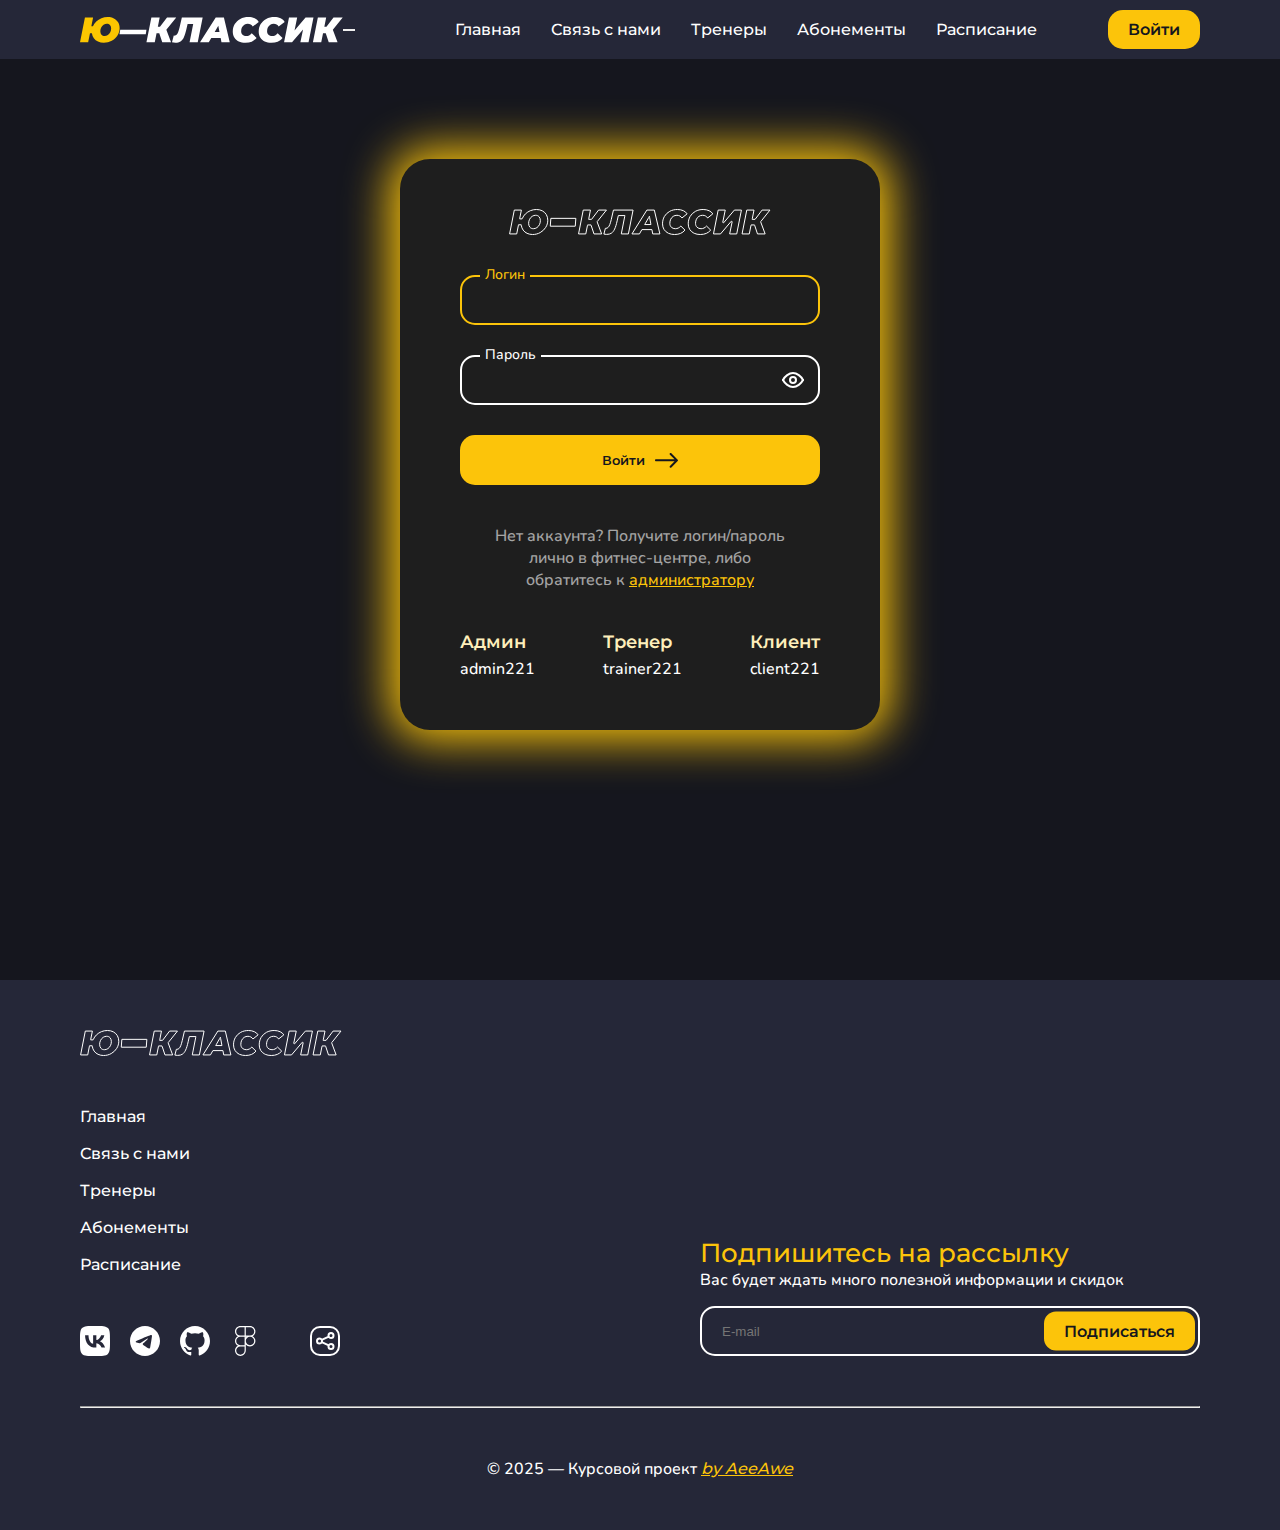
<file: cabinet.html>
<!DOCTYPE html>
<html lang="ru">
<head>
    <meta charset="UTF-8">
    <meta name="viewport" content="width=device-width, initial-scale=1.0">
    <title>Ю-Классик — личный кабинет</title>
    <link rel="stylesheet" href="css/style.css">
</head>
<body>
    <div class="app">
        <header class="app-header header">
            <div class="container">
                <nav class="header-nav nav">
                    <a href="index.html" class="logo"><img src="icon/logo-filled.svg" alt="логотип"></a>
                    <ul class="nav-list">
                        <li class="nav-item"><a href="index.html" class="nav-link">Главная</a></li>
                        <li class="nav-item"><a href="contact.html" class="nav-link">Связь с нами</a></li>
                        <li class="nav-item"><a href="trainers.html" class="nav-link">Тренеры</a></li>
                        <li class="nav-item"><a href="abonements.html" class="nav-link">Абонементы</a></li>
                        <li class="nav-item"><a href="schedule.html" class="nav-link">Расписание</a></li>
                    </ul>
                    <div class="nav-action">
                        <a href="login.html" class="btn btn-accent" id="login-btn" style="display:none;">Войти</a>
                        <a href="cabinet.html" class="btn btn-accent active" id="cabinet-btn">Личный кабинет</a>
                    </div>
                </nav>
            </div>
        </header>

        <main class="app-main">
            <div class="container">
                <section class="cabinet-section padding-y-100">
                    <h1 class="title title-large">Личный кабинет</h1>
                    <div class="cabinet-container">
                        <div class="cabinet-tabs">
                            <button data-tab="enrollments" class="active">Записи</button>
                            <button data-tab="abonements">Абонементы</button>
                            <button data-tab="personal">Личные данные</button>
                            <button data-tab="logout" class="btn-logout">Выход</button>
                        </div>
                        <div class="cabinet-content">
                            <div data-tab-content="enrollments" style="display: block;">
                                <div data-enrollments></div>
                            </div>
                            <div data-tab-content="abonements" style="display: none;">
                                <div data-abonements></div>
                            </div>
                            <div data-tab-content="personal" style="display: none;">
                                <div data-personal-data></div>
                            </div>
                        </div>
                    </div>
                </section>
            </div>
        </main>

        <footer class="app-footer footer">
            <div class="container padding-y-50">
                <div class="footer-flex">
                    <div class="footer-left">
                        <div class="logo"><img src="icon/logo-unfilled.svg" alt="логотип"></div>
                        <ul class="nav-list">
                            <li class="nav-item"><a href="index.html" class="nav-link">Главная</a>
                            </li>
                            <li class="nav-item"><a href="contact.html" class="nav-link">Связь с
                                    нами</a></li>
                            <li class="nav-item"><a href="trainers.html" class="nav-link">Тренеры</a>
                            </li>
                            <li class="nav-item"><a href="abonements.html" class="nav-link">Абонементы</a></li>
                            <li class="nav-item"><a href="schedule.html" class="nav-link">Расписание</a></li>
                        </ul>
                        <div class="footer-social">
                            <ul class="social-list">
                                <li class="social-item">
                                    <a href="#" class="social-link">
                                        <svg width="30" height="30" viewBox="0 0 30 30" fill="none"
                                            xmlns="http://www.w3.org/2000/svg">
                                            <path fill-rule="evenodd" clip-rule="evenodd"
                                                d="M2.10883 2.10883C0 4.21766 0 7.61175 0 14.4V15.6C0 22.3882 0 25.7823 2.10883 27.8912C4.21766 30 7.61175 30 14.4 30H15.6C22.3882 30 25.7823 30 27.8912 27.8912C30 25.7823 30 22.3882 30 15.6V14.4C30 7.61175 30 4.21766 27.8912 2.10883C25.7823 0 22.3882 0 15.6 0H14.4C7.61175 0 4.21766 0 2.10883 2.10883ZM5.06257 9.12506C5.22507 16.9251 9.12506 21.6126 15.9626 21.6126H16.3501V17.1501C18.8626 17.4001 20.7625 19.2376 21.525 21.6126H25.0751C24.1001 18.0626 21.5374 16.1001 19.9374 15.3501C21.5374 14.4251 23.7874 12.1751 24.3249 9.12506H21.0999C20.3999 11.6001 18.3251 13.8501 16.3501 14.0626V9.12506H13.125V17.7751C11.125 17.2751 8.60006 14.8501 8.48756 9.12506H5.06257Z"
                                                fill="white"></path>
                                        </svg>
                                    </a>
                                </li>
                                <li class="social-item">
                                    <a href="#" class="social-link">
                                        <svg width="30" height="30" viewBox="0 0 30 30" fill="none"
                                            xmlns="http://www.w3.org/2000/svg">
                                            <path fill-rule="evenodd" clip-rule="evenodd"
                                                d="M30 15C30 23.2843 23.2843 30 15 30C6.71573 30 0 23.2843 0 15C0 6.71573 6.71573 0 15 0C23.2843 0 30 6.71573 30 15ZM15.5375 11.0737C14.0786 11.6805 11.1627 12.9365 6.78987 14.8417C6.07979 15.124 5.70782 15.4003 5.67396 15.6704C5.61673 16.1269 6.18839 16.3066 6.96684 16.5514C7.07273 16.5847 7.18244 16.6192 7.29492 16.6558C8.0608 16.9047 9.09103 17.196 9.62661 17.2075C10.1124 17.218 10.6547 17.0177 11.2533 16.6067C15.3389 13.8488 17.448 12.4548 17.5804 12.4247C17.6738 12.4035 17.8032 12.3769 17.891 12.4548C17.9787 12.5328 17.97 12.6804 17.9608 12.72C17.9041 12.9614 15.6602 15.0476 14.4989 16.1272C14.1369 16.4638 13.8801 16.7025 13.8276 16.757C13.71 16.8792 13.5902 16.9947 13.475 17.1058C12.7635 17.7917 12.2299 18.306 13.5045 19.146C14.1171 19.5496 14.6072 19.8834 15.0962 20.2164C15.6302 20.5801 16.1629 20.9428 16.852 21.3946C17.0276 21.5097 17.1953 21.6292 17.3586 21.7457C17.9801 22.1887 18.5384 22.5868 19.2282 22.5233C19.6291 22.4864 20.0431 22.1095 20.2533 20.9854C20.7503 18.3289 21.727 12.5731 21.9528 10.2012C21.9726 9.99341 21.9477 9.72746 21.9277 9.61072C21.9077 9.49397 21.866 9.32763 21.7142 9.2045C21.5345 9.05867 21.257 9.02792 21.133 9.0301C20.5688 9.04004 19.7032 9.34102 15.5375 11.0737Z"
                                                fill="white"></path>
                                        </svg>
                                    </a>
                                </li>
                                <li class="social-item">
                                    <a href="#" class="social-link">
                                        <svg width="30" height="30" viewBox="0 0 30 30" fill="none"
                                            xmlns="http://www.w3.org/2000/svg">
                                            <path fill-rule="evenodd" clip-rule="evenodd"
                                                d="M15.0124 0C6.71094 0 0 6.76041 0 15.124C0 21.8094 4.29993 27.4685 10.2651 29.4714C11.0109 29.622 11.284 29.146 11.284 28.7456C11.284 28.395 11.2595 27.1931 11.2595 25.9409C7.08337 26.8425 6.21374 24.138 6.21374 24.138C5.54261 22.3853 4.54822 21.9348 4.54822 21.9348C3.18139 21.0083 4.64778 21.0083 4.64778 21.0083C6.16396 21.1085 6.95953 22.5607 6.95953 22.5607C8.30148 24.8642 10.4639 24.2133 11.3338 23.8126C11.458 22.836 11.8559 22.16 12.2784 21.7845C8.94771 21.4339 5.44336 20.1319 5.44336 14.3225C5.44336 12.6699 6.0395 11.3178 6.98412 10.2663C6.83508 9.89079 6.31299 8.33804 7.13346 6.25983C7.13346 6.25983 8.40104 5.85912 11.2592 7.81227C12.4828 7.48121 13.7448 7.3128 15.0124 7.31138C16.28 7.31138 17.5721 7.48685 18.7654 7.81227C21.6238 5.85912 22.8914 6.25983 22.8914 6.25983C23.7118 8.33804 23.1894 9.89079 23.0404 10.2663C24.0099 11.3178 24.5815 12.6699 24.5815 14.3225C24.5815 20.1319 21.0771 21.4087 17.7215 21.7845C18.2685 22.2602 18.7405 23.1615 18.7405 24.5888C18.7405 26.617 18.7159 28.2447 18.7159 28.7453C18.7159 29.146 18.9894 29.622 19.7349 29.4717C25.7 27.4682 29.9999 21.8094 29.9999 15.124C30.0245 6.76041 23.289 0 15.0124 0Z"
                                                fill="white"></path>
                                        </svg>
                                    </a>
                                </li>
                                <li class="social-item">
                                    <a href="#" class="social-link">
                                        <svg width="21" height="30" viewBox="0 0 21 30" fill="none"
                                            xmlns="http://www.w3.org/2000/svg">
                                            <path fill-rule="evenodd" clip-rule="evenodd"
                                                d="M5.40007 0H14.9999C17.9809 0 20.4 2.41906 20.4 5.40004C20.4 7.48904 19.212 9.30201 17.4752 10.2C19.212 11.0979 20.4 12.911 20.4 15C20.4 17.9809 17.9809 20.4 14.9999 20.4C13.3042 20.4 11.7904 19.6173 10.8001 18.3936V24.6C10.8001 27.5809 8.38106 30 5.40007 30C2.41909 30 0 27.5809 0 24.6C0 22.511 1.18799 20.6979 2.92482 19.7999C1.18799 18.902 0 17.0889 0 15C0 12.911 1.18797 11.0979 2.92479 10.2C1.18798 9.30201 0 7.48903 0 5.40004C0 2.41906 2.41909 0 5.40007 0ZM1.2 5.40004C1.2 3.08181 3.08182 1.2 5.40007 1.2H9.59985V9.59993H5.40007L5.38706 9.59994C3.07476 9.59291 1.2 7.7139 1.2 5.40004ZM9.60015 14.9428C9.59995 14.9619 9.59985 14.9809 9.59985 15C9.59985 15.019 9.59995 15.0381 9.60015 15.0571V19.1999H5.40005C3.08182 19.2 1.2 17.3182 1.2 15C1.2 12.686 3.07484 10.8069 5.38716 10.7999L5.40007 10.8H9.59985L9.60015 14.9428ZM10.8001 15.0503V14.9497C10.8271 12.6603 12.6891 10.8092 14.9827 10.8H14.9999C15.0042 10.8 15.0085 10.8 15.0128 10.7999C17.3252 10.8069 19.2 12.686 19.2 15C19.2 17.3182 17.3182 19.2 14.9999 19.2C12.6985 19.2 10.8271 17.3454 10.8001 15.0503ZM11.6066 10.8C11.3103 11.0397 11.0399 11.3101 10.8001 11.6063V10.8H11.6066ZM15.0129 9.59994C15.0086 9.59993 15.0043 9.59993 14.9999 9.59993C14.9934 9.59993 14.9868 9.59994 14.9802 9.59996H10.8001V1.2H14.9999C17.3182 1.2 19.2 3.08181 19.2 5.40004C19.2 7.7139 17.3252 9.59291 15.0129 9.59994ZM5.40007 20.3999C3.08182 20.3999 1.2 22.2817 1.2 24.6C1.2 26.9182 3.08182 28.8 5.40007 28.8C7.71833 28.8 9.60015 26.9182 9.60015 24.6V20.3999H5.40007Z"
                                                fill="white"></path>
                                        </svg>
                                    </a>
                                </li>
                            </ul>
                            <div class="share-btn">
                                <svg width="19" height="18" viewBox="0 0 19 18" fill="none"
                                    xmlns="http://www.w3.org/2000/svg">
                                    <path
                                        d="M12.7441 13.4211C12.5876 13.7477 12.5 14.1136 12.5 14.5C12.5 15.8807 13.6193 17 15 17C16.3807 17 17.5 15.8807 17.5 14.5C17.5 13.1193 16.3807 12 15 12C14.0057 12 13.1469 12.5805 12.7441 13.4211ZM12.7441 13.4211L5.75586 10.0789M12.7441 4.57889C13.1469 5.41949 14.0057 6 15 6C16.3807 6 17.5 4.88071 17.5 3.5C17.5 2.11929 16.3807 1 15 1C13.6193 1 12.5 2.11929 12.5 3.5C12.5 3.88637 12.5876 4.25226 12.7441 4.57889ZM12.7441 4.57889L5.75586 7.92111M5.75586 7.92111C5.35311 7.08051 4.49435 6.5 3.5 6.5C2.11929 6.5 1 7.61929 1 9C1 10.3807 2.11929 11.5 3.5 11.5C4.49435 11.5 5.35311 10.9195 5.75586 10.0789M5.75586 7.92111C5.91235 8.24774 6 8.61363 6 9C6 9.38637 5.91235 9.75226 5.75586 10.0789"
                                        stroke="white" stroke-width="2" stroke-linecap="round" stroke-linejoin="round">
                                    </path>
                                </svg>
                                <div class="share-modal"></div>
                            </div>
                        </div>
                    </div>
                    <div class="footer-right">
                        <div class="footer-subscription">
                            <div>
                                <h3 class="subscription-title title title-small">Подпишитесь на рассылку</h3>
                                <p>Вас будет ждать много полезной информации и скидок</p>
                            </div>
                            <div class="subscription-form">
                                <input type="email" class="form-input" id="subscription-input" placeholder="E-mail">
                                <span class="btn btn-accent form-submit"
                                    onclick="document.querySelector('#subscription-input').value = ''">Подписаться</span>
                            </div>
                        </div>
                    </div>
                </div>
                <div class="footer-hr">
                    <hr>
                </div>
                <div class="footer-sign">© 2025 — Курсовой проект <i><a href="https://t.me/aee_awe" class="nav-link">by
                            AeeAwe</a></i></div>
            </div>
        </footer>
    </div>
    <script src="js/script.js"></script>
</body>
</html>
</file>
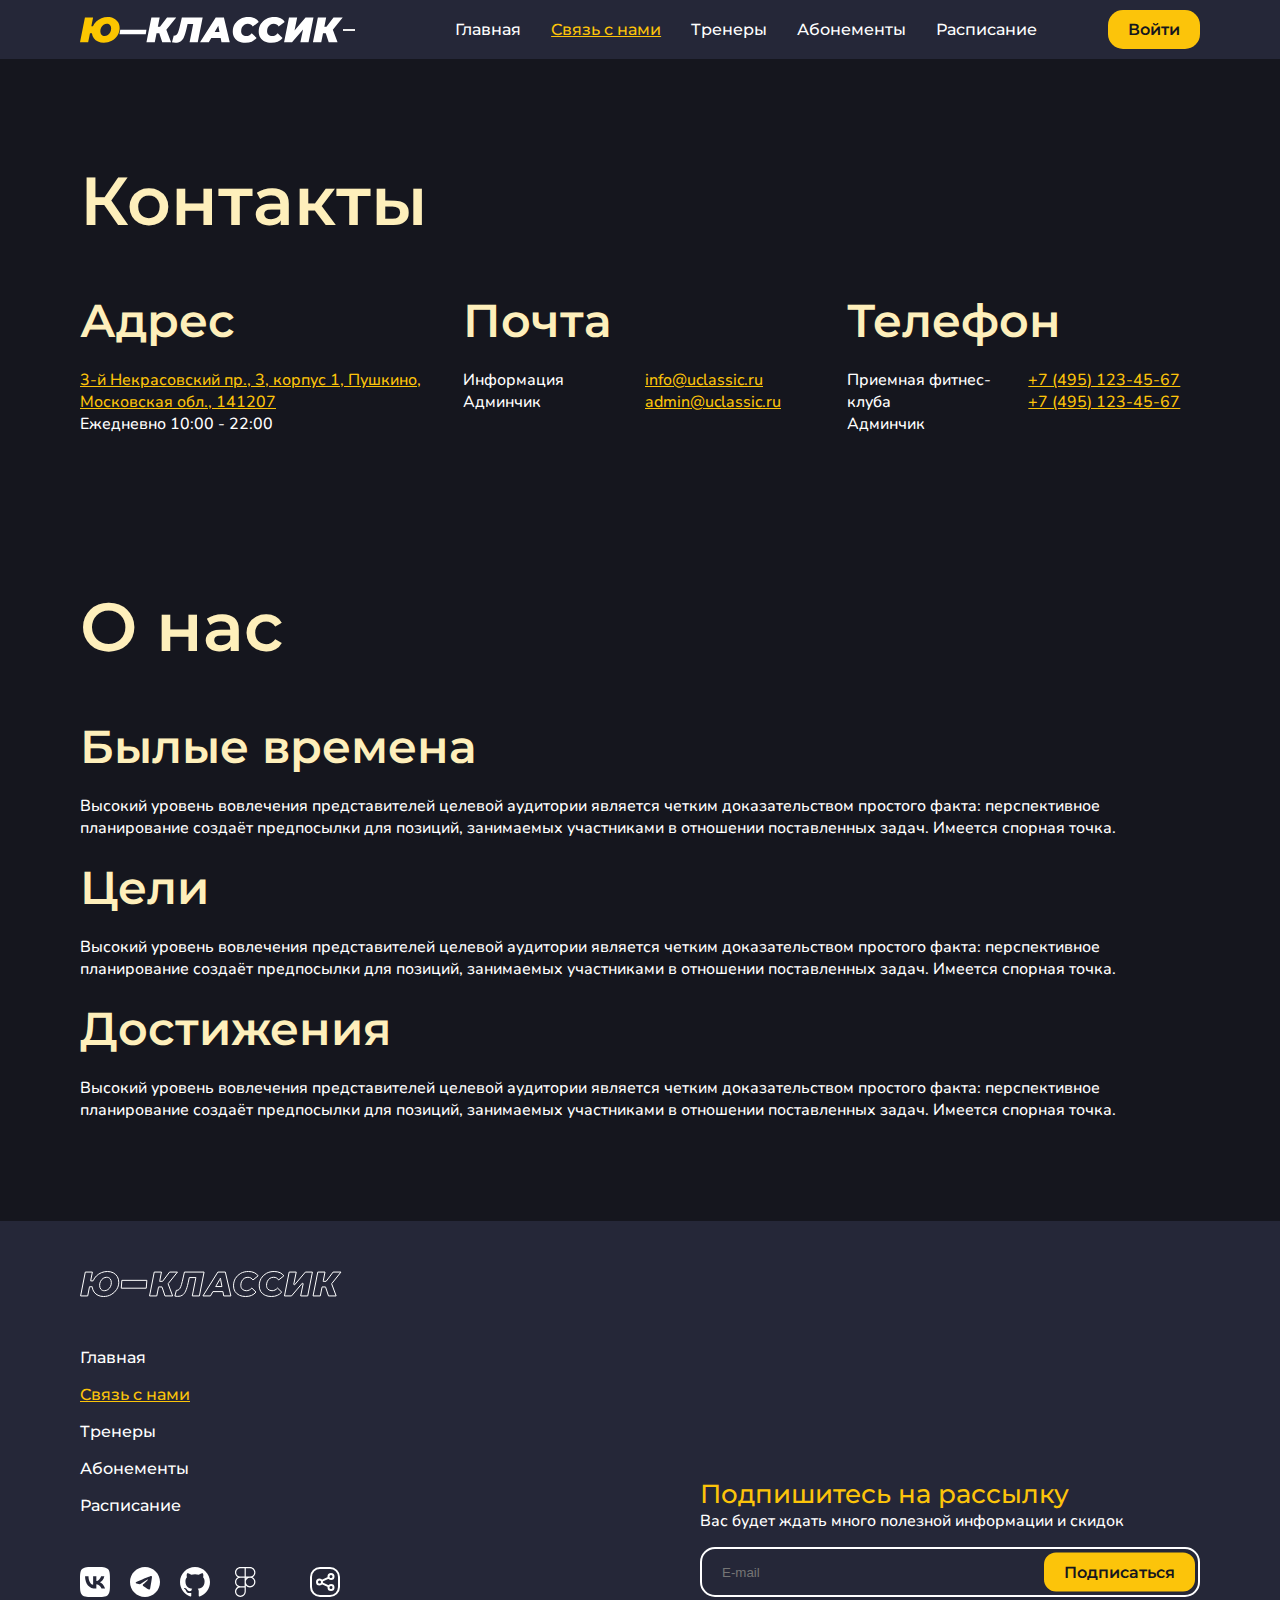
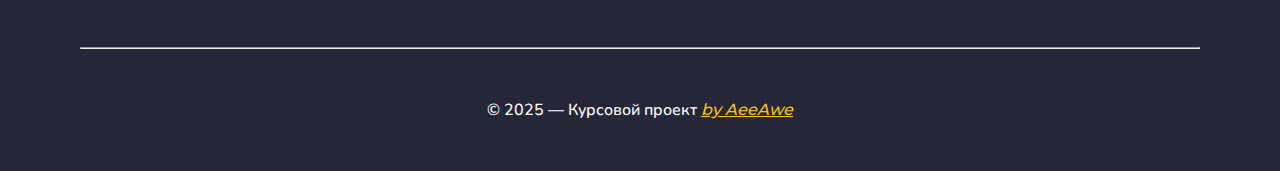
<file: contact.html>
<!DOCTYPE html>
<html lang="ru">
<head>
    <meta charset="UTF-8">
    <meta name="viewport" content="width=device-width, initial-scale=1.0">
    <title>Ю-Классик — контакты</title>
    <link rel="stylesheet" href="css/style.css">
</head>
<body>
    <div class="app">
        <header class="app-header header">
            <div class="container">
                <nav class="header-nav nav">
                    <a href="./" class="logo"><img src="./icon/logo-filled.svg"
                            alt="логотип"></a>
                    <button class="burger" aria-label="Открыть меню" aria-expanded="false">
                        <span class="bar bar1"></span>
                        <span class="bar bar2"></span>
                        <span class="bar bar3"></span>
                    </button>
                    <ul class="nav-list">
                        <li class="nav-item"><a href="./" class="nav-link">Главная</a></li>
                        <li class="nav-item"><a href="./contact.html" class="nav-link">Связь с нами</a>
                        </li>
                        <li class="nav-item"><a href="./trainers.html" class="nav-link">Тренеры</a></li>
                        <li class="nav-item"><a href="./abonements.html" class="nav-link">Абонементы</a>
                        </li>
                        <li class="nav-item"><a href="./schedule.html" class="nav-link">Расписание</a>
                        </li>
                    </ul>
                    <div class="nav-action">
                        <a href="./login.html" class="btn btn-accent">Войти</a>
                    </div>
                </nav>
            </div>
        </header>

        <main class="app-main">
            <div class="container">
                <section class="main-section contact-section padding-y-100">
                    <div>
                        <h1 class="title title-large">Контакты</h1>
                        <div class="contact-grid">
                            <div class="grid-item">
                                <h2 class="title title-normal">Адрес</h2>
                                <div class="text">
                                    <p><a href="https://yandex.ru/maps/-/CLcSbZ2B" class="link">3-й Некрасовский пр., 3, корпус 1, Пушкино, Московская обл., 141207</a></p>
                                    <p>Ежедневно 10:00 - 22:00</p>
                                </div>
                            </div>
                            <div class="grid-item">
                                <h2 class="title title-normal">Почта</h2>
                                <div class="contact-flex">
                                    <div class="text">
                                        <p>Информация</p>
                                        <p>Админчик</p>
                                    </div>
                                    <div class="text">
                                        <p><a href="mailto:info@uclassic.ru" class="link">info@uclassic.ru</a></p>
                                        <p><a href="mailto:admin@uclassic.ru" class="link">admin@uclassic.ru</a></p>
                                    </div>
                                </div>
                            </div>
                            <div class="grid-item">
                                <h2 class="title title-normal">Телефон</h2>
                                <div class="contact-flex">
                                    <div class="text">
                                        <p>Приемная фитнес-клуба</p>
                                        <p>Админчик</p>
                                    </div>
                                    <div class="text">
                                        <p><a href="tel:+7 (495) 123-45-67" class="link">+7 (495) 123-45-67</a></p>
                                        <p><a href="tel:+7 (495) 123-45-67" class="link">+7 (495) 123-45-67</a></p>
                                    </div>
                                </div>
                            </div>
                        </div>
                    </div>
                    <div>
                        <h1 class="title title-large">О нас</h1>
                        <div class="contact-about">
                            <div>
                                <h2 class="title title-normal">Былые времена</h2>
                                <p>Высокий уровень вовлечения представителей целевой аудитории является четким доказательством простого факта: перспективное планирование создаёт предпосылки для позиций, занимаемых участниками в отношении поставленных задач. Имеется спорная точка.</p>
                            </div>
                            <div>
                                <h2 class="title title-normal">Цели</h2>
                                <p>Высокий уровень вовлечения представителей целевой аудитории является четким доказательством простого факта: перспективное планирование создаёт предпосылки для позиций, занимаемых участниками в отношении поставленных задач. Имеется спорная точка.</p>
                            </div>
                            <div>
                                <h2 class="title title-normal">Достижения</h2>
                                <p>Высокий уровень вовлечения представителей целевой аудитории является четким доказательством простого факта: перспективное планирование создаёт предпосылки для позиций, занимаемых участниками в отношении поставленных задач. Имеется спорная точка.</p>
                            </div>
                        </div>
                    </div>
                </section>
            </div>
        </main>

        <footer class="app-footer footer">
            <div class="container padding-y-50">
                <div class="footer-flex">
                    <div class="footer-left">
                        <div class="logo"><img src="icon/logo-unfilled.svg" alt="логотип"></div>
                        <ul class="nav-list">
                            <li class="nav-item"><a href="index.html" class="nav-link">Главная</a>
                            </li>
                            <li class="nav-item"><a href="contact.html" class="nav-link">Связь с
                                    нами</a></li>
                            <li class="nav-item"><a href="trainers.html" class="nav-link">Тренеры</a>
                            </li>
                            <li class="nav-item"><a href="abonements.html" class="nav-link">Абонементы</a></li>
                            <li class="nav-item"><a href="schedule.html" class="nav-link">Расписание</a></li>
                        </ul>
                        <div class="footer-social">
                            <ul class="social-list">
                                <li class="social-item">
                                    <a href="#" class="social-link">
                                        <svg width="30" height="30" viewBox="0 0 30 30" fill="none"
                                            xmlns="http://www.w3.org/2000/svg">
                                            <path fill-rule="evenodd" clip-rule="evenodd"
                                                d="M2.10883 2.10883C0 4.21766 0 7.61175 0 14.4V15.6C0 22.3882 0 25.7823 2.10883 27.8912C4.21766 30 7.61175 30 14.4 30H15.6C22.3882 30 25.7823 30 27.8912 27.8912C30 25.7823 30 22.3882 30 15.6V14.4C30 7.61175 30 4.21766 27.8912 2.10883C25.7823 0 22.3882 0 15.6 0H14.4C7.61175 0 4.21766 0 2.10883 2.10883ZM5.06257 9.12506C5.22507 16.9251 9.12506 21.6126 15.9626 21.6126H16.3501V17.1501C18.8626 17.4001 20.7625 19.2376 21.525 21.6126H25.0751C24.1001 18.0626 21.5374 16.1001 19.9374 15.3501C21.5374 14.4251 23.7874 12.1751 24.3249 9.12506H21.0999C20.3999 11.6001 18.3251 13.8501 16.3501 14.0626V9.12506H13.125V17.7751C11.125 17.2751 8.60006 14.8501 8.48756 9.12506H5.06257Z"
                                                fill="white"></path>
                                        </svg>
                                    </a>
                                </li>
                                <li class="social-item">
                                    <a href="#" class="social-link">
                                        <svg width="30" height="30" viewBox="0 0 30 30" fill="none"
                                            xmlns="http://www.w3.org/2000/svg">
                                            <path fill-rule="evenodd" clip-rule="evenodd"
                                                d="M30 15C30 23.2843 23.2843 30 15 30C6.71573 30 0 23.2843 0 15C0 6.71573 6.71573 0 15 0C23.2843 0 30 6.71573 30 15ZM15.5375 11.0737C14.0786 11.6805 11.1627 12.9365 6.78987 14.8417C6.07979 15.124 5.70782 15.4003 5.67396 15.6704C5.61673 16.1269 6.18839 16.3066 6.96684 16.5514C7.07273 16.5847 7.18244 16.6192 7.29492 16.6558C8.0608 16.9047 9.09103 17.196 9.62661 17.2075C10.1124 17.218 10.6547 17.0177 11.2533 16.6067C15.3389 13.8488 17.448 12.4548 17.5804 12.4247C17.6738 12.4035 17.8032 12.3769 17.891 12.4548C17.9787 12.5328 17.97 12.6804 17.9608 12.72C17.9041 12.9614 15.6602 15.0476 14.4989 16.1272C14.1369 16.4638 13.8801 16.7025 13.8276 16.757C13.71 16.8792 13.5902 16.9947 13.475 17.1058C12.7635 17.7917 12.2299 18.306 13.5045 19.146C14.1171 19.5496 14.6072 19.8834 15.0962 20.2164C15.6302 20.5801 16.1629 20.9428 16.852 21.3946C17.0276 21.5097 17.1953 21.6292 17.3586 21.7457C17.9801 22.1887 18.5384 22.5868 19.2282 22.5233C19.6291 22.4864 20.0431 22.1095 20.2533 20.9854C20.7503 18.3289 21.727 12.5731 21.9528 10.2012C21.9726 9.99341 21.9477 9.72746 21.9277 9.61072C21.9077 9.49397 21.866 9.32763 21.7142 9.2045C21.5345 9.05867 21.257 9.02792 21.133 9.0301C20.5688 9.04004 19.7032 9.34102 15.5375 11.0737Z"
                                                fill="white"></path>
                                        </svg>
                                    </a>
                                </li>
                                <li class="social-item">
                                    <a href="#" class="social-link">
                                        <svg width="30" height="30" viewBox="0 0 30 30" fill="none"
                                            xmlns="http://www.w3.org/2000/svg">
                                            <path fill-rule="evenodd" clip-rule="evenodd"
                                                d="M15.0124 0C6.71094 0 0 6.76041 0 15.124C0 21.8094 4.29993 27.4685 10.2651 29.4714C11.0109 29.622 11.284 29.146 11.284 28.7456C11.284 28.395 11.2595 27.1931 11.2595 25.9409C7.08337 26.8425 6.21374 24.138 6.21374 24.138C5.54261 22.3853 4.54822 21.9348 4.54822 21.9348C3.18139 21.0083 4.64778 21.0083 4.64778 21.0083C6.16396 21.1085 6.95953 22.5607 6.95953 22.5607C8.30148 24.8642 10.4639 24.2133 11.3338 23.8126C11.458 22.836 11.8559 22.16 12.2784 21.7845C8.94771 21.4339 5.44336 20.1319 5.44336 14.3225C5.44336 12.6699 6.0395 11.3178 6.98412 10.2663C6.83508 9.89079 6.31299 8.33804 7.13346 6.25983C7.13346 6.25983 8.40104 5.85912 11.2592 7.81227C12.4828 7.48121 13.7448 7.3128 15.0124 7.31138C16.28 7.31138 17.5721 7.48685 18.7654 7.81227C21.6238 5.85912 22.8914 6.25983 22.8914 6.25983C23.7118 8.33804 23.1894 9.89079 23.0404 10.2663C24.0099 11.3178 24.5815 12.6699 24.5815 14.3225C24.5815 20.1319 21.0771 21.4087 17.7215 21.7845C18.2685 22.2602 18.7405 23.1615 18.7405 24.5888C18.7405 26.617 18.7159 28.2447 18.7159 28.7453C18.7159 29.146 18.9894 29.622 19.7349 29.4717C25.7 27.4682 29.9999 21.8094 29.9999 15.124C30.0245 6.76041 23.289 0 15.0124 0Z"
                                                fill="white"></path>
                                        </svg>
                                    </a>
                                </li>
                                <li class="social-item">
                                    <a href="#" class="social-link">
                                        <svg width="21" height="30" viewBox="0 0 21 30" fill="none"
                                            xmlns="http://www.w3.org/2000/svg">
                                            <path fill-rule="evenodd" clip-rule="evenodd"
                                                d="M5.40007 0H14.9999C17.9809 0 20.4 2.41906 20.4 5.40004C20.4 7.48904 19.212 9.30201 17.4752 10.2C19.212 11.0979 20.4 12.911 20.4 15C20.4 17.9809 17.9809 20.4 14.9999 20.4C13.3042 20.4 11.7904 19.6173 10.8001 18.3936V24.6C10.8001 27.5809 8.38106 30 5.40007 30C2.41909 30 0 27.5809 0 24.6C0 22.511 1.18799 20.6979 2.92482 19.7999C1.18799 18.902 0 17.0889 0 15C0 12.911 1.18797 11.0979 2.92479 10.2C1.18798 9.30201 0 7.48903 0 5.40004C0 2.41906 2.41909 0 5.40007 0ZM1.2 5.40004C1.2 3.08181 3.08182 1.2 5.40007 1.2H9.59985V9.59993H5.40007L5.38706 9.59994C3.07476 9.59291 1.2 7.7139 1.2 5.40004ZM9.60015 14.9428C9.59995 14.9619 9.59985 14.9809 9.59985 15C9.59985 15.019 9.59995 15.0381 9.60015 15.0571V19.1999H5.40005C3.08182 19.2 1.2 17.3182 1.2 15C1.2 12.686 3.07484 10.8069 5.38716 10.7999L5.40007 10.8H9.59985L9.60015 14.9428ZM10.8001 15.0503V14.9497C10.8271 12.6603 12.6891 10.8092 14.9827 10.8H14.9999C15.0042 10.8 15.0085 10.8 15.0128 10.7999C17.3252 10.8069 19.2 12.686 19.2 15C19.2 17.3182 17.3182 19.2 14.9999 19.2C12.6985 19.2 10.8271 17.3454 10.8001 15.0503ZM11.6066 10.8C11.3103 11.0397 11.0399 11.3101 10.8001 11.6063V10.8H11.6066ZM15.0129 9.59994C15.0086 9.59993 15.0043 9.59993 14.9999 9.59993C14.9934 9.59993 14.9868 9.59994 14.9802 9.59996H10.8001V1.2H14.9999C17.3182 1.2 19.2 3.08181 19.2 5.40004C19.2 7.7139 17.3252 9.59291 15.0129 9.59994ZM5.40007 20.3999C3.08182 20.3999 1.2 22.2817 1.2 24.6C1.2 26.9182 3.08182 28.8 5.40007 28.8C7.71833 28.8 9.60015 26.9182 9.60015 24.6V20.3999H5.40007Z"
                                                fill="white"></path>
                                        </svg>
                                    </a>
                                </li>
                            </ul>
                            <div class="share-btn">
                                <svg width="19" height="18" viewBox="0 0 19 18" fill="none"
                                    xmlns="http://www.w3.org/2000/svg">
                                    <path
                                        d="M12.7441 13.4211C12.5876 13.7477 12.5 14.1136 12.5 14.5C12.5 15.8807 13.6193 17 15 17C16.3807 17 17.5 15.8807 17.5 14.5C17.5 13.1193 16.3807 12 15 12C14.0057 12 13.1469 12.5805 12.7441 13.4211ZM12.7441 13.4211L5.75586 10.0789M12.7441 4.57889C13.1469 5.41949 14.0057 6 15 6C16.3807 6 17.5 4.88071 17.5 3.5C17.5 2.11929 16.3807 1 15 1C13.6193 1 12.5 2.11929 12.5 3.5C12.5 3.88637 12.5876 4.25226 12.7441 4.57889ZM12.7441 4.57889L5.75586 7.92111M5.75586 7.92111C5.35311 7.08051 4.49435 6.5 3.5 6.5C2.11929 6.5 1 7.61929 1 9C1 10.3807 2.11929 11.5 3.5 11.5C4.49435 11.5 5.35311 10.9195 5.75586 10.0789M5.75586 7.92111C5.91235 8.24774 6 8.61363 6 9C6 9.38637 5.91235 9.75226 5.75586 10.0789"
                                        stroke="white" stroke-width="2" stroke-linecap="round" stroke-linejoin="round">
                                    </path>
                                </svg>
                                <div class="share-modal"></div>
                            </div>
                        </div>
                    </div>
                    <div class="footer-right">
                        <div class="footer-subscription">
                            <div>
                                <h3 class="subscription-title title title-small">Подпишитесь на рассылку</h3>
                                <p>Вас будет ждать много полезной информации и скидок</p>
                            </div>
                            <div class="subscription-form">
                                <input type="email" class="form-input" id="subscription-input" placeholder="E-mail">
                                <span class="btn btn-accent form-submit"
                                    onclick="document.querySelector('#subscription-input').value = ''">Подписаться</span>
                            </div>
                        </div>
                    </div>
                </div>
                <div class="footer-hr">
                    <hr>
                </div>
                <div class="footer-sign">© 2025 — Курсовой проект <i><a href="https://t.me/aee_awe" class="nav-link">by
                            AeeAwe</a></i></div>
            </div>
        </footer>
    </div>

    <script src="js/script.js"></script>
</body>
</html>
</file>
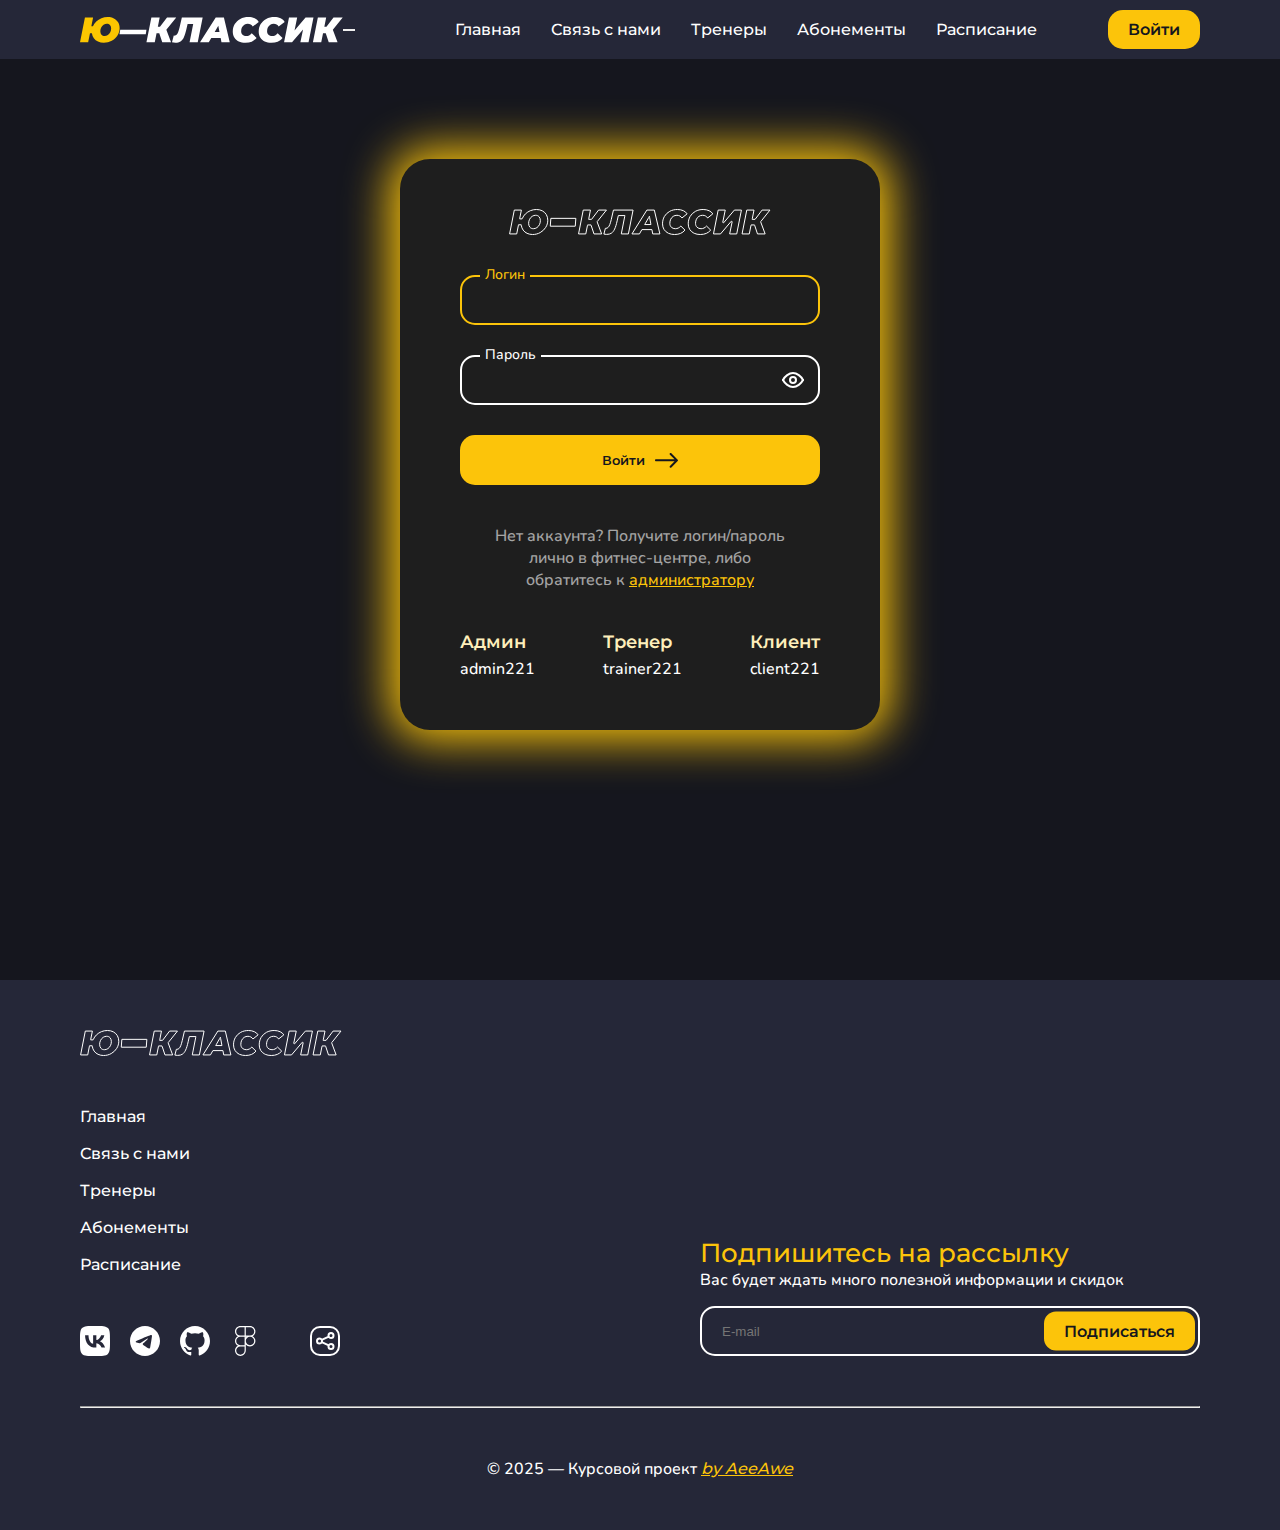
<file: login.html>
<!DOCTYPE html>
<html lang="ru">
<head>
    <meta charset="UTF-8">
    <meta name="viewport" content="width=device-width, initial-scale=1.0">
    <title>Ю-Классик — вход</title>
    <link rel="stylesheet" href="css/style.css">
</head>
<body>
    <div class="app">
        <header class="app-header header">
            <div class="container">
                <nav class="header-nav nav">
                    <a href="./" class="logo"><img src="./icon/logo-filled.svg"
                            alt="логотип"></a>
                    <button class="burger" aria-label="Открыть меню" aria-expanded="false">
                        <span class="bar bar1"></span>
                        <span class="bar bar2"></span>
                        <span class="bar bar3"></span>
                    </button>
                    <ul class="nav-list">
                        <li class="nav-item"><a href="./" class="nav-link">Главная</a></li>
                        <li class="nav-item"><a href="./contact.html" class="nav-link">Связь с нами</a>
                        </li>
                        <li class="nav-item"><a href="./trainers.html" class="nav-link">Тренеры</a></li>
                        <li class="nav-item"><a href="./abonements.html" class="nav-link">Абонементы</a>
                        </li>
                        <li class="nav-item"><a href="./schedule.html" class="nav-link">Расписание</a>
                        </li>
                    </ul>
                    <div class="nav-action">
                        <a href="./login.html" class="btn btn-accent">Войти</a>
                    </div>
                </nav>
            </div>
        </header>

        <main class="app-main">
            <div class="container">
                <section class="main-section login-section padding-y-login">
                    <div class="login-container">
                        <div class="login-box">
                            <img src="icon/logo-unfilled.svg" alt="логотип">
                            <form id="login-form">
                                <div class="input-wrap">
                                    <input type="text" name="login" id="login" required autofocus>
                                    <label for="login">Логин</label>
                                    <span class="invalid-text" style="display: none;"></span>
                                </div>
                                <div class="input-wrap">
                                    <div class="login-wrap">
                                        <input type="password" name="password" id="password" required>
                                        <label for="password">Пароль</label>
                                        <div class="eye-btn">
                                            <svg width="22" height="16" viewBox="0 0 22 16" fill="none" xmlns="http://www.w3.org/2000/svg" class="open">
                                                <path fill-rule="evenodd" clip-rule="evenodd" d="M21 8.0002C19.2531 11.5764 14.8775 15 10.9998 15C7.12201 15 2.74646 11.5764 1 7.99978" stroke="white" stroke-width="2" stroke-linecap="round" stroke-linejoin="round" />
                                                <path fill-rule="evenodd" clip-rule="evenodd" d="M21 8.0002C19.2531 4.42398 14.8782 1 11.0005 1C7.1227 1 2.74646 4.42314 1 7.99978" stroke="white" stroke-width="2" stroke-linecap="round" stroke-linejoin="round" />
                                                <path d="M14 8C14 9.65685 12.6569 11 11 11C9.34315 11 8 9.65685 8 8C8 6.34315 9.34315 5 11 5C12.6569 5 14 6.34315 14 8Z" stroke="white" stroke-width="2" stroke-linecap="round" stroke-linejoin="round" />
                                            </svg>
                                            <svg width="22" height="18" viewBox="0 0 22 18" fill="none" xmlns="http://www.w3.org/2000/svg" class="close" style="display: none;">
                                                <path d="M3 1L8.87868 6.87868M19 17L13.1213 11.1213M8.87868 6.87868C8.33579 7.42157 8 8.17157 8 9C8 10.6569 9.34315 12 11 12C11.8284 12 12.5784 11.6642 13.1213 11.1213M8.87868 6.87868L13.1213 11.1213M5.76821 3.76821C3.72843 5.09899 1.96378 7.02601 1 8.99978C2.74646 12.5764 7.12201 16 10.9998 16C12.7376 16 14.5753 15.3124 16.2317 14.2317M8.76138 2.34717C9.51144 2.12316 10.2649 2 11.0005 2C14.8782 2 19.2531 5.42398 21 9.0002C20.448 10.1302 19.6336 11.2449 18.6554 12.2412" stroke="white" stroke-width="2" stroke-linecap="round" stroke-linejoin="round" />
                                            </svg>
                                        </div>
                                    </div>
                                    <span class="invalid-text" style="display: none;"></span>
                                </div>
                                <button type="submit" class="btn btn-accent">Войти<svg width="23" height="15" viewBox="0 0 23 15" fill="none" xmlns="http://www.w3.org/2000/svg">
                                    <path d="M1 6.36395C0.447715 6.36395 0 6.81167 0 7.36395C0 7.91624 0.447715 8.36395 1 8.36395V7.36395V6.36395ZM22.7071 8.07106C23.0976 7.68054 23.0976 7.04737 22.7071 6.65685L16.3431 0.292885C15.9526 -0.0976396 15.3195 -0.0976396 14.9289 0.292885C14.5384 0.683409 14.5384 1.31657 14.9289 1.7071L20.5858 7.36395L14.9289 13.0208C14.5384 13.4113 14.5384 14.0445 14.9289 14.435C15.3195 14.8255 15.9526 14.8255 16.3431 14.435L22.7071 8.07106ZM1 7.36395V8.36395H22V7.36395V6.36395H1V7.36395Z" fill="#15161E" />
                                </svg></button>
                            </form>
                            <span class="under-text"><span>Нет аккаунта? Получите логин/пароль лично в фитнес-центре, либо обратитесь к</span> <a href="mailto:admin@uclassic.ru" class="link">администратору</a></span>
                            <div class="for-test">
                                <div class="test-item">
                                    <h2 class="title title-test">Админ</h2>
                                    <span>admin221</span>
                                </div>
                                <div class="test-item">
                                    <h2 class="title title-test">Тренер</h2>
                                    <span>trainer221</span>
                                </div>
                                <div class="test-item">
                                    <h2 class="title title-test">Клиент</h2>
                                    <span>client221</span>
                                </div>
                            </div>
                        </div>
                    </div>
                </section>
            </div>
        </main>

        <footer class="app-footer footer">
            <div class="container padding-y-50">
                <div class="footer-flex">
                    <div class="footer-left">
                        <div class="logo"><img src="icon/logo-unfilled.svg" alt="логотип"></div>
                        <ul class="nav-list">
                            <li class="nav-item"><a href="index.html" class="nav-link">Главная</a>
                            </li>
                            <li class="nav-item"><a href="contact.html" class="nav-link">Связь с
                                    нами</a></li>
                            <li class="nav-item"><a href="trainers.html" class="nav-link">Тренеры</a>
                            </li>
                            <li class="nav-item"><a href="abonements.html" class="nav-link">Абонементы</a></li>
                            <li class="nav-item"><a href="schedule.html" class="nav-link">Расписание</a></li>
                        </ul>
                        <div class="footer-social">
                            <ul class="social-list">
                                <li class="social-item">
                                    <a href="#" class="social-link">
                                        <svg width="30" height="30" viewBox="0 0 30 30" fill="none"
                                            xmlns="http://www.w3.org/2000/svg">
                                            <path fill-rule="evenodd" clip-rule="evenodd"
                                                d="M2.10883 2.10883C0 4.21766 0 7.61175 0 14.4V15.6C0 22.3882 0 25.7823 2.10883 27.8912C4.21766 30 7.61175 30 14.4 30H15.6C22.3882 30 25.7823 30 27.8912 27.8912C30 25.7823 30 22.3882 30 15.6V14.4C30 7.61175 30 4.21766 27.8912 2.10883C25.7823 0 22.3882 0 15.6 0H14.4C7.61175 0 4.21766 0 2.10883 2.10883ZM5.06257 9.12506C5.22507 16.9251 9.12506 21.6126 15.9626 21.6126H16.3501V17.1501C18.8626 17.4001 20.7625 19.2376 21.525 21.6126H25.0751C24.1001 18.0626 21.5374 16.1001 19.9374 15.3501C21.5374 14.4251 23.7874 12.1751 24.3249 9.12506H21.0999C20.3999 11.6001 18.3251 13.8501 16.3501 14.0626V9.12506H13.125V17.7751C11.125 17.2751 8.60006 14.8501 8.48756 9.12506H5.06257Z"
                                                fill="white"></path>
                                        </svg>
                                    </a>
                                </li>
                                <li class="social-item">
                                    <a href="#" class="social-link">
                                        <svg width="30" height="30" viewBox="0 0 30 30" fill="none"
                                            xmlns="http://www.w3.org/2000/svg">
                                            <path fill-rule="evenodd" clip-rule="evenodd"
                                                d="M30 15C30 23.2843 23.2843 30 15 30C6.71573 30 0 23.2843 0 15C0 6.71573 6.71573 0 15 0C23.2843 0 30 6.71573 30 15ZM15.5375 11.0737C14.0786 11.6805 11.1627 12.9365 6.78987 14.8417C6.07979 15.124 5.70782 15.4003 5.67396 15.6704C5.61673 16.1269 6.18839 16.3066 6.96684 16.5514C7.07273 16.5847 7.18244 16.6192 7.29492 16.6558C8.0608 16.9047 9.09103 17.196 9.62661 17.2075C10.1124 17.218 10.6547 17.0177 11.2533 16.6067C15.3389 13.8488 17.448 12.4548 17.5804 12.4247C17.6738 12.4035 17.8032 12.3769 17.891 12.4548C17.9787 12.5328 17.97 12.6804 17.9608 12.72C17.9041 12.9614 15.6602 15.0476 14.4989 16.1272C14.1369 16.4638 13.8801 16.7025 13.8276 16.757C13.71 16.8792 13.5902 16.9947 13.475 17.1058C12.7635 17.7917 12.2299 18.306 13.5045 19.146C14.1171 19.5496 14.6072 19.8834 15.0962 20.2164C15.6302 20.5801 16.1629 20.9428 16.852 21.3946C17.0276 21.5097 17.1953 21.6292 17.3586 21.7457C17.9801 22.1887 18.5384 22.5868 19.2282 22.5233C19.6291 22.4864 20.0431 22.1095 20.2533 20.9854C20.7503 18.3289 21.727 12.5731 21.9528 10.2012C21.9726 9.99341 21.9477 9.72746 21.9277 9.61072C21.9077 9.49397 21.866 9.32763 21.7142 9.2045C21.5345 9.05867 21.257 9.02792 21.133 9.0301C20.5688 9.04004 19.7032 9.34102 15.5375 11.0737Z"
                                                fill="white"></path>
                                        </svg>
                                    </a>
                                </li>
                                <li class="social-item">
                                    <a href="#" class="social-link">
                                        <svg width="30" height="30" viewBox="0 0 30 30" fill="none"
                                            xmlns="http://www.w3.org/2000/svg">
                                            <path fill-rule="evenodd" clip-rule="evenodd"
                                                d="M15.0124 0C6.71094 0 0 6.76041 0 15.124C0 21.8094 4.29993 27.4685 10.2651 29.4714C11.0109 29.622 11.284 29.146 11.284 28.7456C11.284 28.395 11.2595 27.1931 11.2595 25.9409C7.08337 26.8425 6.21374 24.138 6.21374 24.138C5.54261 22.3853 4.54822 21.9348 4.54822 21.9348C3.18139 21.0083 4.64778 21.0083 4.64778 21.0083C6.16396 21.1085 6.95953 22.5607 6.95953 22.5607C8.30148 24.8642 10.4639 24.2133 11.3338 23.8126C11.458 22.836 11.8559 22.16 12.2784 21.7845C8.94771 21.4339 5.44336 20.1319 5.44336 14.3225C5.44336 12.6699 6.0395 11.3178 6.98412 10.2663C6.83508 9.89079 6.31299 8.33804 7.13346 6.25983C7.13346 6.25983 8.40104 5.85912 11.2592 7.81227C12.4828 7.48121 13.7448 7.3128 15.0124 7.31138C16.28 7.31138 17.5721 7.48685 18.7654 7.81227C21.6238 5.85912 22.8914 6.25983 22.8914 6.25983C23.7118 8.33804 23.1894 9.89079 23.0404 10.2663C24.0099 11.3178 24.5815 12.6699 24.5815 14.3225C24.5815 20.1319 21.0771 21.4087 17.7215 21.7845C18.2685 22.2602 18.7405 23.1615 18.7405 24.5888C18.7405 26.617 18.7159 28.2447 18.7159 28.7453C18.7159 29.146 18.9894 29.622 19.7349 29.4717C25.7 27.4682 29.9999 21.8094 29.9999 15.124C30.0245 6.76041 23.289 0 15.0124 0Z"
                                                fill="white"></path>
                                        </svg>
                                    </a>
                                </li>
                                <li class="social-item">
                                    <a href="#" class="social-link">
                                        <svg width="21" height="30" viewBox="0 0 21 30" fill="none"
                                            xmlns="http://www.w3.org/2000/svg">
                                            <path fill-rule="evenodd" clip-rule="evenodd"
                                                d="M5.40007 0H14.9999C17.9809 0 20.4 2.41906 20.4 5.40004C20.4 7.48904 19.212 9.30201 17.4752 10.2C19.212 11.0979 20.4 12.911 20.4 15C20.4 17.9809 17.9809 20.4 14.9999 20.4C13.3042 20.4 11.7904 19.6173 10.8001 18.3936V24.6C10.8001 27.5809 8.38106 30 5.40007 30C2.41909 30 0 27.5809 0 24.6C0 22.511 1.18799 20.6979 2.92482 19.7999C1.18799 18.902 0 17.0889 0 15C0 12.911 1.18797 11.0979 2.92479 10.2C1.18798 9.30201 0 7.48903 0 5.40004C0 2.41906 2.41909 0 5.40007 0ZM1.2 5.40004C1.2 3.08181 3.08182 1.2 5.40007 1.2H9.59985V9.59993H5.40007L5.38706 9.59994C3.07476 9.59291 1.2 7.7139 1.2 5.40004ZM9.60015 14.9428C9.59995 14.9619 9.59985 14.9809 9.59985 15C9.59985 15.019 9.59995 15.0381 9.60015 15.0571V19.1999H5.40005C3.08182 19.2 1.2 17.3182 1.2 15C1.2 12.686 3.07484 10.8069 5.38716 10.7999L5.40007 10.8H9.59985L9.60015 14.9428ZM10.8001 15.0503V14.9497C10.8271 12.6603 12.6891 10.8092 14.9827 10.8H14.9999C15.0042 10.8 15.0085 10.8 15.0128 10.7999C17.3252 10.8069 19.2 12.686 19.2 15C19.2 17.3182 17.3182 19.2 14.9999 19.2C12.6985 19.2 10.8271 17.3454 10.8001 15.0503ZM11.6066 10.8C11.3103 11.0397 11.0399 11.3101 10.8001 11.6063V10.8H11.6066ZM15.0129 9.59994C15.0086 9.59993 15.0043 9.59993 14.9999 9.59993C14.9934 9.59993 14.9868 9.59994 14.9802 9.59996H10.8001V1.2H14.9999C17.3182 1.2 19.2 3.08181 19.2 5.40004C19.2 7.7139 17.3252 9.59291 15.0129 9.59994ZM5.40007 20.3999C3.08182 20.3999 1.2 22.2817 1.2 24.6C1.2 26.9182 3.08182 28.8 5.40007 28.8C7.71833 28.8 9.60015 26.9182 9.60015 24.6V20.3999H5.40007Z"
                                                fill="white"></path>
                                        </svg>
                                    </a>
                                </li>
                            </ul>
                            <div class="share-btn">
                                <svg width="19" height="18" viewBox="0 0 19 18" fill="none"
                                    xmlns="http://www.w3.org/2000/svg">
                                    <path
                                        d="M12.7441 13.4211C12.5876 13.7477 12.5 14.1136 12.5 14.5C12.5 15.8807 13.6193 17 15 17C16.3807 17 17.5 15.8807 17.5 14.5C17.5 13.1193 16.3807 12 15 12C14.0057 12 13.1469 12.5805 12.7441 13.4211ZM12.7441 13.4211L5.75586 10.0789M12.7441 4.57889C13.1469 5.41949 14.0057 6 15 6C16.3807 6 17.5 4.88071 17.5 3.5C17.5 2.11929 16.3807 1 15 1C13.6193 1 12.5 2.11929 12.5 3.5C12.5 3.88637 12.5876 4.25226 12.7441 4.57889ZM12.7441 4.57889L5.75586 7.92111M5.75586 7.92111C5.35311 7.08051 4.49435 6.5 3.5 6.5C2.11929 6.5 1 7.61929 1 9C1 10.3807 2.11929 11.5 3.5 11.5C4.49435 11.5 5.35311 10.9195 5.75586 10.0789M5.75586 7.92111C5.91235 8.24774 6 8.61363 6 9C6 9.38637 5.91235 9.75226 5.75586 10.0789"
                                        stroke="white" stroke-width="2" stroke-linecap="round" stroke-linejoin="round">
                                    </path>
                                </svg>
                                <div class="share-modal"></div>
                            </div>
                        </div>
                    </div>
                    <div class="footer-right">
                        <div class="footer-subscription">
                            <div>
                                <h3 class="subscription-title title title-small">Подпишитесь на рассылку</h3>
                                <p>Вас будет ждать много полезной информации и скидок</p>
                            </div>
                            <div class="subscription-form">
                                <input type="email" class="form-input" id="subscription-input" placeholder="E-mail">
                                <span class="btn btn-accent form-submit"
                                    onclick="document.querySelector('#subscription-input').value = ''">Подписаться</span>
                            </div>
                        </div>
                    </div>
                </div>
                <div class="footer-hr">
                    <hr>
                </div>
                <div class="footer-sign">© 2025 — Курсовой проект <i><a href="https://t.me/aee_awe" class="nav-link">by
                            AeeAwe</a></i></div>
            </div>
        </footer>
    </div>

    <script src="js/script.js"></script>
</body>
</html>
</file>
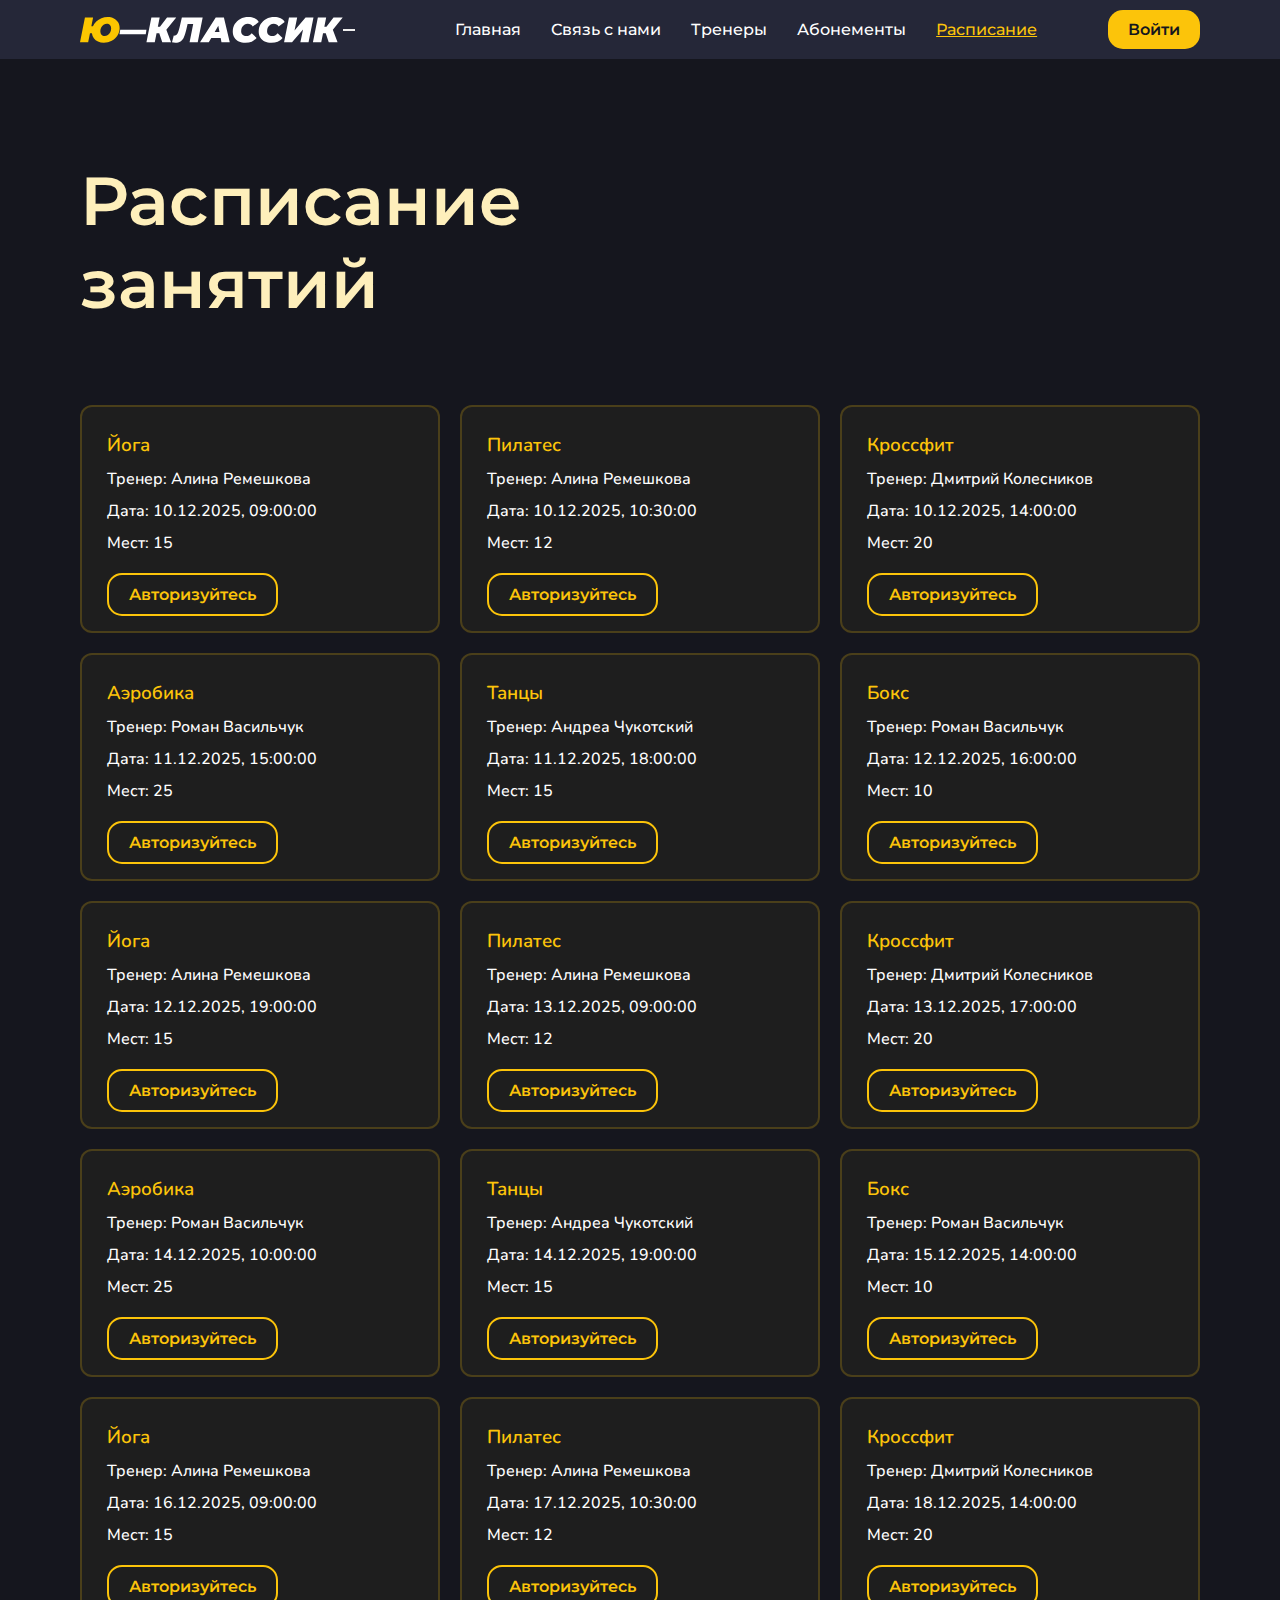
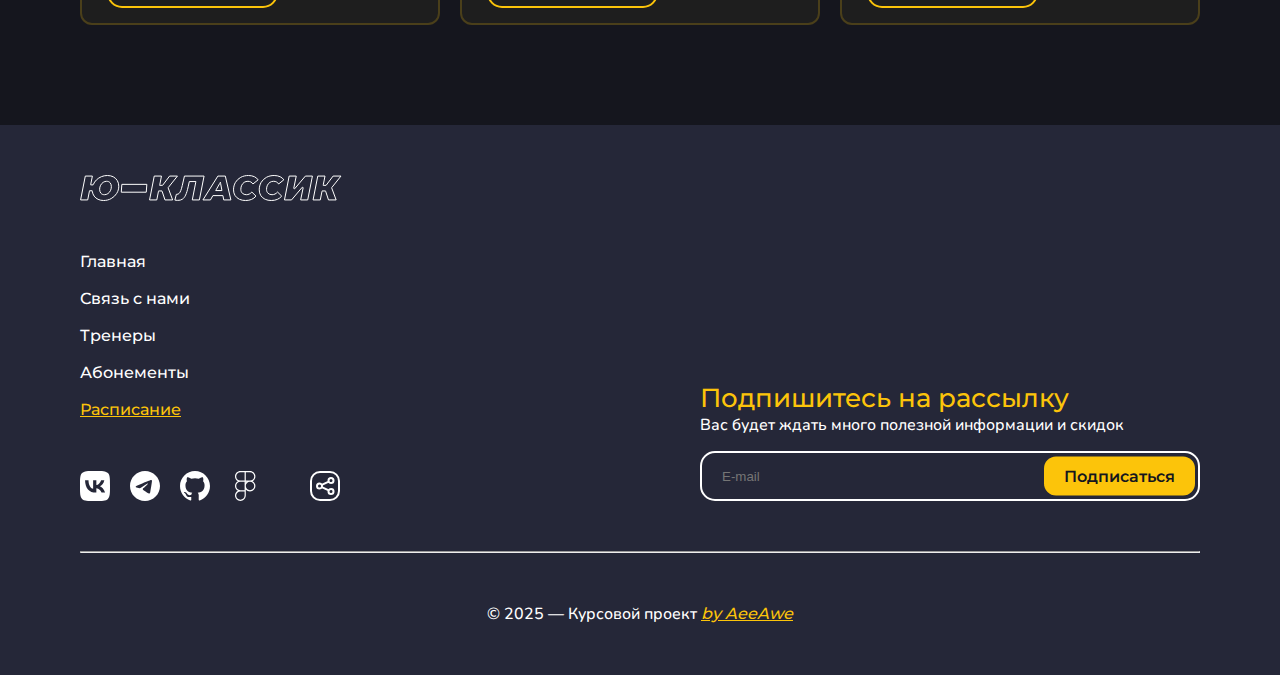
<file: schedule.html>
<!DOCTYPE html>
<html lang="ru">
<head>
    <meta charset="UTF-8">
    <meta name="viewport" content="width=device-width, initial-scale=1.0">
    <title>Ю-Классик — расписание</title>
    <link rel="stylesheet" href="css/style.css">
</head>
<body>
    <div class="app">
        <header class="app-header header">
            <div class="container">
                <nav class="header-nav nav">
                    <a href="./" class="logo"><img src="./icon/logo-filled.svg"
                            alt="логотип"></a>
                    <button class="burger" aria-label="Открыть меню" aria-expanded="false">
                        <span class="bar bar1"></span>
                        <span class="bar bar2"></span>
                        <span class="bar bar3"></span>
                    </button>
                    <ul class="nav-list">
                        <li class="nav-item"><a href="./" class="nav-link">Главная</a></li>
                        <li class="nav-item"><a href="./contact.html" class="nav-link">Связь с нами</a>
                        </li>
                        <li class="nav-item"><a href="./trainers.html" class="nav-link">Тренеры</a></li>
                        <li class="nav-item"><a href="./abonements.html" class="nav-link">Абонементы</a>
                        </li>
                        <li class="nav-item"><a href="./schedule.html" class="nav-link">Расписание</a>
                        </li>
                    </ul>
                    <div class="nav-action">
                        <a href="./login.html" class="btn btn-accent">Войти</a>
                    </div>
                </nav>
            </div>
        </header>

        <main class="app-main">
            <div class="container">
                <section class="main-section schedule-section padding-y-100">
                    <div>
                        <h1 class="title title-large">Расписание занятий</h1>
                        <div id="schedule-list" style="display: grid; grid-template-columns: repeat(auto-fill, minmax(300px, 1fr)); gap: 20px; margin-top: 30px;">
                            <div class="empty">Расписание отсутствует</div>
                        </div>
                    </div>
                </section>
            </div>
        </main>

        <footer class="app-footer footer">
            <div class="container padding-y-50">
                <div class="footer-flex">
                    <div class="footer-left">
                        <div class="logo"><img src="icon/logo-unfilled.svg" alt="логотип"></div>
                        <ul class="nav-list">
                            <li class="nav-item"><a href="index.html" class="nav-link">Главная</a>
                            </li>
                            <li class="nav-item"><a href="contact.html" class="nav-link">Связь с
                                    нами</a></li>
                            <li class="nav-item"><a href="trainers.html" class="nav-link">Тренеры</a>
                            </li>
                            <li class="nav-item"><a href="abonements.html" class="nav-link">Абонементы</a></li>
                            <li class="nav-item"><a href="schedule.html" class="nav-link">Расписание</a></li>
                        </ul>
                        <div class="footer-social">
                            <ul class="social-list">
                                <li class="social-item">
                                    <a href="#" class="social-link">
                                        <svg width="30" height="30" viewBox="0 0 30 30" fill="none"
                                            xmlns="http://www.w3.org/2000/svg">
                                            <path fill-rule="evenodd" clip-rule="evenodd"
                                                d="M2.10883 2.10883C0 4.21766 0 7.61175 0 14.4V15.6C0 22.3882 0 25.7823 2.10883 27.8912C4.21766 30 7.61175 30 14.4 30H15.6C22.3882 30 25.7823 30 27.8912 27.8912C30 25.7823 30 22.3882 30 15.6V14.4C30 7.61175 30 4.21766 27.8912 2.10883C25.7823 0 22.3882 0 15.6 0H14.4C7.61175 0 4.21766 0 2.10883 2.10883ZM5.06257 9.12506C5.22507 16.9251 9.12506 21.6126 15.9626 21.6126H16.3501V17.1501C18.8626 17.4001 20.7625 19.2376 21.525 21.6126H25.0751C24.1001 18.0626 21.5374 16.1001 19.9374 15.3501C21.5374 14.4251 23.7874 12.1751 24.3249 9.12506H21.0999C20.3999 11.6001 18.3251 13.8501 16.3501 14.0626V9.12506H13.125V17.7751C11.125 17.2751 8.60006 14.8501 8.48756 9.12506H5.06257Z"
                                                fill="white"></path>
                                        </svg>
                                    </a>
                                </li>
                                <li class="social-item">
                                    <a href="#" class="social-link">
                                        <svg width="30" height="30" viewBox="0 0 30 30" fill="none"
                                            xmlns="http://www.w3.org/2000/svg">
                                            <path fill-rule="evenodd" clip-rule="evenodd"
                                                d="M30 15C30 23.2843 23.2843 30 15 30C6.71573 30 0 23.2843 0 15C0 6.71573 6.71573 0 15 0C23.2843 0 30 6.71573 30 15ZM15.5375 11.0737C14.0786 11.6805 11.1627 12.9365 6.78987 14.8417C6.07979 15.124 5.70782 15.4003 5.67396 15.6704C5.61673 16.1269 6.18839 16.3066 6.96684 16.5514C7.07273 16.5847 7.18244 16.6192 7.29492 16.6558C8.0608 16.9047 9.09103 17.196 9.62661 17.2075C10.1124 17.218 10.6547 17.0177 11.2533 16.6067C15.3389 13.8488 17.448 12.4548 17.5804 12.4247C17.6738 12.4035 17.8032 12.3769 17.891 12.4548C17.9787 12.5328 17.97 12.6804 17.9608 12.72C17.9041 12.9614 15.6602 15.0476 14.4989 16.1272C14.1369 16.4638 13.8801 16.7025 13.8276 16.757C13.71 16.8792 13.5902 16.9947 13.475 17.1058C12.7635 17.7917 12.2299 18.306 13.5045 19.146C14.1171 19.5496 14.6072 19.8834 15.0962 20.2164C15.6302 20.5801 16.1629 20.9428 16.852 21.3946C17.0276 21.5097 17.1953 21.6292 17.3586 21.7457C17.9801 22.1887 18.5384 22.5868 19.2282 22.5233C19.6291 22.4864 20.0431 22.1095 20.2533 20.9854C20.7503 18.3289 21.727 12.5731 21.9528 10.2012C21.9726 9.99341 21.9477 9.72746 21.9277 9.61072C21.9077 9.49397 21.866 9.32763 21.7142 9.2045C21.5345 9.05867 21.257 9.02792 21.133 9.0301C20.5688 9.04004 19.7032 9.34102 15.5375 11.0737Z"
                                                fill="white"></path>
                                        </svg>
                                    </a>
                                </li>
                                <li class="social-item">
                                    <a href="#" class="social-link">
                                        <svg width="30" height="30" viewBox="0 0 30 30" fill="none"
                                            xmlns="http://www.w3.org/2000/svg">
                                            <path fill-rule="evenodd" clip-rule="evenodd"
                                                d="M15.0124 0C6.71094 0 0 6.76041 0 15.124C0 21.8094 4.29993 27.4685 10.2651 29.4714C11.0109 29.622 11.284 29.146 11.284 28.7456C11.284 28.395 11.2595 27.1931 11.2595 25.9409C7.08337 26.8425 6.21374 24.138 6.21374 24.138C5.54261 22.3853 4.54822 21.9348 4.54822 21.9348C3.18139 21.0083 4.64778 21.0083 4.64778 21.0083C6.16396 21.1085 6.95953 22.5607 6.95953 22.5607C8.30148 24.8642 10.4639 24.2133 11.3338 23.8126C11.458 22.836 11.8559 22.16 12.2784 21.7845C8.94771 21.4339 5.44336 20.1319 5.44336 14.3225C5.44336 12.6699 6.0395 11.3178 6.98412 10.2663C6.83508 9.89079 6.31299 8.33804 7.13346 6.25983C7.13346 6.25983 8.40104 5.85912 11.2592 7.81227C12.4828 7.48121 13.7448 7.3128 15.0124 7.31138C16.28 7.31138 17.5721 7.48685 18.7654 7.81227C21.6238 5.85912 22.8914 6.25983 22.8914 6.25983C23.7118 8.33804 23.1894 9.89079 23.0404 10.2663C24.0099 11.3178 24.5815 12.6699 24.5815 14.3225C24.5815 20.1319 21.0771 21.4087 17.7215 21.7845C18.2685 22.2602 18.7405 23.1615 18.7405 24.5888C18.7405 26.617 18.7159 28.2447 18.7159 28.7453C18.7159 29.146 18.9894 29.622 19.7349 29.4717C25.7 27.4682 29.9999 21.8094 29.9999 15.124C30.0245 6.76041 23.289 0 15.0124 0Z"
                                                fill="white"></path>
                                        </svg>
                                    </a>
                                </li>
                                <li class="social-item">
                                    <a href="#" class="social-link">
                                        <svg width="21" height="30" viewBox="0 0 21 30" fill="none"
                                            xmlns="http://www.w3.org/2000/svg">
                                            <path fill-rule="evenodd" clip-rule="evenodd"
                                                d="M5.40007 0H14.9999C17.9809 0 20.4 2.41906 20.4 5.40004C20.4 7.48904 19.212 9.30201 17.4752 10.2C19.212 11.0979 20.4 12.911 20.4 15C20.4 17.9809 17.9809 20.4 14.9999 20.4C13.3042 20.4 11.7904 19.6173 10.8001 18.3936V24.6C10.8001 27.5809 8.38106 30 5.40007 30C2.41909 30 0 27.5809 0 24.6C0 22.511 1.18799 20.6979 2.92482 19.7999C1.18799 18.902 0 17.0889 0 15C0 12.911 1.18797 11.0979 2.92479 10.2C1.18798 9.30201 0 7.48903 0 5.40004C0 2.41906 2.41909 0 5.40007 0ZM1.2 5.40004C1.2 3.08181 3.08182 1.2 5.40007 1.2H9.59985V9.59993H5.40007L5.38706 9.59994C3.07476 9.59291 1.2 7.7139 1.2 5.40004ZM9.60015 14.9428C9.59995 14.9619 9.59985 14.9809 9.59985 15C9.59985 15.019 9.59995 15.0381 9.60015 15.0571V19.1999H5.40005C3.08182 19.2 1.2 17.3182 1.2 15C1.2 12.686 3.07484 10.8069 5.38716 10.7999L5.40007 10.8H9.59985L9.60015 14.9428ZM10.8001 15.0503V14.9497C10.8271 12.6603 12.6891 10.8092 14.9827 10.8H14.9999C15.0042 10.8 15.0085 10.8 15.0128 10.7999C17.3252 10.8069 19.2 12.686 19.2 15C19.2 17.3182 17.3182 19.2 14.9999 19.2C12.6985 19.2 10.8271 17.3454 10.8001 15.0503ZM11.6066 10.8C11.3103 11.0397 11.0399 11.3101 10.8001 11.6063V10.8H11.6066ZM15.0129 9.59994C15.0086 9.59993 15.0043 9.59993 14.9999 9.59993C14.9934 9.59993 14.9868 9.59994 14.9802 9.59996H10.8001V1.2H14.9999C17.3182 1.2 19.2 3.08181 19.2 5.40004C19.2 7.7139 17.3252 9.59291 15.0129 9.59994ZM5.40007 20.3999C3.08182 20.3999 1.2 22.2817 1.2 24.6C1.2 26.9182 3.08182 28.8 5.40007 28.8C7.71833 28.8 9.60015 26.9182 9.60015 24.6V20.3999H5.40007Z"
                                                fill="white"></path>
                                        </svg>
                                    </a>
                                </li>
                            </ul>
                            <div class="share-btn">
                                <svg width="19" height="18" viewBox="0 0 19 18" fill="none"
                                    xmlns="http://www.w3.org/2000/svg">
                                    <path
                                        d="M12.7441 13.4211C12.5876 13.7477 12.5 14.1136 12.5 14.5C12.5 15.8807 13.6193 17 15 17C16.3807 17 17.5 15.8807 17.5 14.5C17.5 13.1193 16.3807 12 15 12C14.0057 12 13.1469 12.5805 12.7441 13.4211ZM12.7441 13.4211L5.75586 10.0789M12.7441 4.57889C13.1469 5.41949 14.0057 6 15 6C16.3807 6 17.5 4.88071 17.5 3.5C17.5 2.11929 16.3807 1 15 1C13.6193 1 12.5 2.11929 12.5 3.5C12.5 3.88637 12.5876 4.25226 12.7441 4.57889ZM12.7441 4.57889L5.75586 7.92111M5.75586 7.92111C5.35311 7.08051 4.49435 6.5 3.5 6.5C2.11929 6.5 1 7.61929 1 9C1 10.3807 2.11929 11.5 3.5 11.5C4.49435 11.5 5.35311 10.9195 5.75586 10.0789M5.75586 7.92111C5.91235 8.24774 6 8.61363 6 9C6 9.38637 5.91235 9.75226 5.75586 10.0789"
                                        stroke="white" stroke-width="2" stroke-linecap="round" stroke-linejoin="round">
                                    </path>
                                </svg>
                                <div class="share-modal"></div>
                            </div>
                        </div>
                    </div>
                    <div class="footer-right">
                        <div class="footer-subscription">
                            <div>
                                <h3 class="subscription-title title title-small">Подпишитесь на рассылку</h3>
                                <p>Вас будет ждать много полезной информации и скидок</p>
                            </div>
                            <div class="subscription-form">
                                <input type="email" class="form-input" id="subscription-input" placeholder="E-mail">
                                <span class="btn btn-accent form-submit"
                                    onclick="document.querySelector('#subscription-input').value = ''">Подписаться</span>
                            </div>
                        </div>
                    </div>
                </div>
                <div class="footer-hr">
                    <hr>
                </div>
                <div class="footer-sign">© 2025 — Курсовой проект <i><a href="https://t.me/aee_awe" class="nav-link">by
                            AeeAwe</a></i></div>
            </div>
        </footer>
    </div>
    <script src="js/script.js"></script>
</body>
</html>
</file>
<file: css/style.css>
@font-face {
  font-family: "Nunito";
  font-weight: 400;
  src: url("../font/Nunito-Regular.ttf");
}
@font-face {
  font-family: "Nunito";
  font-weight: 500;
  src: url("../font/Nunito-Medium.ttf");
}
@font-face {
  font-family: "Nunito";
  font-weight: 600;
  src: url("../font/Nunito-SemiBold.ttf");
}
@font-face {
  font-family: "Montserrat";
  font-weight: 400;
  src: url("../font/Montserrat-Regular.ttf");
}
@font-face {
  font-family: "Montserrat";
  font-weight: 500;
  src: url("../font/Montserrat-Medium.ttf");
}
@font-face {
  font-family: "Montserrat";
  font-weight: 600;
  src: url("../font/Montserrat-SemiBold.ttf");
}
::-webkit-scrollbar {
  width: 12px;
}

::-webkit-scrollbar-track {
  background-color: #252738;
}

::-webkit-scrollbar-thumb {
  background-color: #FCC40A;
  border: 4px solid transparent;
  border-radius: 6px;
  background-clip: content-box;
}
::-webkit-scrollbar-thumb:hover {
  background-color: #FEEFBB;
}

html, body, .app {
  height: 100%;
}

body {
  margin: 0;
  background-color: #15161E;
  font-family: "Nunito", Arial, Helvetica, sans-serif;
  font-size: 16px;
  font-weight: 500;
}
body * {
  color: #FFFFFF;
}

a {
  text-decoration: none;
}

ul {
  list-style: none;
  margin: 0;
  padding: 0;
}

p, h1, h2, h3, h4, h5, h6 {
  margin: 0;
}

input, button {
  border: none;
  outline: none;
}

.title {
  font-family: "Montserrat", Verdana, Geneva, Tahoma, sans-serif;
  font-weight: 600;
  color: #FEEFBB;
}
.title-large {
  font-size: 68px;
}
.title-normal {
  font-size: 46px;
}
.title-small {
  font-size: 26px;
  font-weight: 500;
}

.text-accent {
  color: #FCC40A;
}
.text-large {
  font-size: 26px;
  font-weight: 600;
}
.text-small-m {
  font-family: "Montserrat", Verdana, Geneva, Tahoma, sans-serif;
}
.text-danger {
  color: #D00000;
}
.text-attention {
  color: #FF8B77;
}

.glow {
  box-shadow: 0 0 15px 10px transparent;
  transition: all 0.2s;
}
.glow:hover {
  box-shadow: 0 0 45px 10px #FCC40A;
  transform: scale(1.02);
}

.container {
  margin: 0 80px;
}

.padding-y-50 {
  padding: 50px 0;
}
.padding-y-100 {
  padding: 100px 0;
}
.padding-y-login {
  padding: 100px 0 250px 0;
}
.padding-b-50 {
  padding-bottom: 50px;
}
.padding-b-100 {
  padding-bottom: 100px;
}

.btn {
  font-family: "Montserrat", Verdana, Geneva, Tahoma, sans-serif;
  font-weight: 600;
  color: #15161E;
  border-radius: 15px;
  transition: background-color 0.2s, transform 0.2s;
}
.btn:hover {
  transform: scale(0.97);
}
.btn-accent {
  padding: 10px 20px;
  background-color: #FCC40A;
}
.btn-accent:hover {
  background-color: #FEEFBB;
}
.btn-outline {
  padding: 10px 20px;
  background-color: transparent;
  color: #FCC40A;
  border: 2px solid #FCC40A;
}
.btn-outline:hover {
  background-color: rgba(252, 196, 10, 0.1);
  border-color: #FEEFBB;
}

.nav-link {
  font-family: "Montserrat", Verdana, Geneva, Tahoma, sans-serif;
  transition: color 0.2s;
}
.nav-link.active {
  color: #FCC40A;
  text-decoration: underline;
}

.nav-item {
  height: fit-content;
  width: fit-content;
  transition: color 0.2s, transform 0.2s;
}
.nav-item:hover {
  transform: scale(0.97);
}
.nav-item:hover .nav-link {
  color: #FEEFBB;
}

.link {
  font-family: "Nunito", Arial, Helvetica, sans-serif;
  color: #FCC40A;
  text-decoration: underline;
}

.slider {
  position: relative;
  margin-top: 50px;
  border-radius: 30px;
  overflow: hidden;
}
.slider-list {
  display: flex;
  gap: 80px;
  width: 100%;
  height: 85vh;
  border-radius: 30px;
  transition: transform 1s;
}
.slider-item {
  border-radius: 30px;
  flex: 0 0 100%;
  height: 100%;
  background-color: #1E1E1E;
  background-repeat: no-repeat;
  background-size: cover;
  background-position: center;
}
.slider-pagination {
  position: absolute;
  right: 50px;
  bottom: 50px;
  display: flex;
  align-items: center;
  gap: 20px;
}
.slider-pagination .pagination-action {
  display: flex;
  cursor: pointer;
  transition: transform 0.1s, stroke 0.1s;
}
.slider-pagination .pagination-action svg {
  transition: transform 0.1s;
}
.slider-pagination .pagination-action.prev:hover {
  transform: scale(0.9);
}
.slider-pagination .pagination-action.prev:hover svg path {
  stroke: #FCC40A;
}
.slider-pagination .pagination-action.prev:active svg {
  transform: translateX(-20px);
}
.slider-pagination .pagination-action.next:hover {
  transform: scale(0.9);
}
.slider-pagination .pagination-action.next:hover svg path {
  stroke: #FCC40A;
}
.slider-pagination .pagination-action.next:active svg {
  transform: translateX(20px);
}
.slider-pagination .pagination-nums {
  display: flex;
  align-items: end;
  font-family: "Montserrat", Verdana, Geneva, Tahoma, sans-serif;
}
.slider-pagination .pagination-nums .from {
  font-size: 64px;
  margin: 10px 0;
}
.slider-pagination .pagination-nums .divide {
  font-size: 52px;
  opacity: 0.3;
}
.slider-pagination .pagination-nums .to {
  font-size: 20px;
}

.cards-grid {
  display: grid;
  grid-template-columns: repeat(auto-fit, minmax(280px, 1fr));
  gap: 30px;
}
.cards-grid.chess .grid-item:nth-child(2n) {
  transform: translateY(40px);
}
.cards-grid .grid-item {
  background: #1E1E1E;
  border-radius: 20px;
  min-height: 400px;
  background-repeat: no-repeat;
  background-size: cover;
  background-position: center;
}

.logo {
  height: 26px;
}
.logo img {
  max-height: 100%;
}

.app {
  position: relative;
  display: flex;
  flex-direction: column;
}
.app-header, .app-footer {
  background-color: #252738;
}
.app-header {
  padding: 10px 0;
}
.app-header .header-nav {
  display: flex;
  align-items: center;
}
.app-header .header-nav .nav-list {
  display: flex;
  gap: 30px;
  margin-left: 100px;
}
.app-header .header-nav .nav-action {
  display: flex;
  margin-left: auto;
  min-height: fit-content;
}
.app-main {
  flex-grow: 1;
}
.app-main .main-section {
  display: flex;
  flex-direction: column;
  gap: 150px;
}
.app-main .main-section > div {
  display: flex;
  flex-direction: column;
  gap: 50px;
}
.app-main .main-section > div h1 {
  max-width: 50%;
}
.app-main .home-section .uslugi-container > div {
  margin-top: 50px;
  display: flex;
  flex-direction: column;
  gap: 50px;
}
.app-main .home-section .uslugi-container > div > div {
  display: flex;
  gap: 90px;
  flex-wrap: wrap;
}
.app-main .home-section .uslugi-container > div > div div {
  flex: 1;
}
.app-main .home-section .uslugi-container > div > div:nth-child(2n) > div:nth-child(1) {
  order: 2;
}
.app-main .home-section .uslugi-container > div > div:nth-child(2n) > div:nth-child(2) {
  order: 1;
  text-align: right;
}
.app-main .home-section .uslugi-img {
  background: #1E1E1E;
  border-radius: 20px;
  min-height: 400px;
  background-repeat: no-repeat;
  background-size: cover;
  background-position: center;
}
.app-main .home-section .uslugi-text {
  display: flex;
  flex-direction: column;
  justify-content: center;
  gap: 20px;
}
@media (max-width: 1000px) {
  .app-main .home-section .uslugi-container > div > div {
    flex-direction: column;
    gap: 30px;
  }
  .app-main .home-section .uslugi-container > div > div:nth-child(2n) > div:nth-child(1) {
    order: 1;
  }
  .app-main .home-section .uslugi-container > div > div:nth-child(2n) > div:nth-child(2) {
    order: 2;
    text-align: left;
  }
}
.app-main .home-section .zapis-container {
  display: flex;
  align-items: center;
}
.app-main .home-section .zapis-container .wrap {
  max-width: 860px;
  text-align: center;
  display: flex;
  flex-direction: column;
  align-items: center;
  gap: 50px;
}
.app-main .home-section .zapis-container .wrap .title {
  max-width: none;
  color: #FFFFFF;
}
.app-main .home-section .zapis-container .wrap > div {
  display: flex;
  flex-direction: column;
  align-items: center;
  gap: 20px;
}
.app-main .home-section .zapis-container .wrap > div .light-text {
  color: #FFFFFF;
  opacity: 0.6;
}
.app-main .home-section .zapis-container .wrap > div .btn {
  display: flex;
  align-items: center;
  gap: 10px;
  cursor: pointer;
}
.app-main .contact-grid {
  display: grid;
  grid-template-columns: repeat(auto-fit, minmax(280px, 1fr));
  gap: 30px;
}
.app-main .contact-grid .grid-item {
  display: flex;
  flex-direction: column;
  gap: 20px;
}
.app-main .contact-flex {
  display: flex;
  gap: 10px;
}
.app-main .contact-flex .text {
  flex: 1;
}
.app-main .contact-about {
  display: flex;
  flex-direction: column;
  gap: 20px;
}
.app-main .contact-about div {
  display: flex;
  flex-direction: column;
  gap: 20px;
}
.app-main .trainer-container > div {
  display: flex;
  flex-direction: column;
  gap: 30px;
}
.app-main .login-container {
  margin: 0 auto;
}
.app-main .login-box {
  box-sizing: border-box;
  width: 480px;
  background-color: #1E1E1E;
  box-shadow: 0 0 45px 10px #FCC40A;
  border-radius: 30px;
  padding: 50px 60px;
  display: flex;
  flex-direction: column;
  align-items: center;
  gap: 40px;
}
.app-main .login-box form {
  width: 100%;
  display: flex;
  flex-direction: column;
  gap: 30px;
}
.app-main .login-box form .input-wrap {
  position: relative;
}
.app-main .login-box form .input-wrap label {
  position: absolute;
  font-size: 14px;
  top: -10px;
  left: 20px;
  background-color: #1E1E1E;
  padding: 0 5px;
  transition: color 0.2s;
}
.app-main .login-box form .input-wrap label.error {
  color: #D00000;
}
.app-main .login-box form .input-wrap input {
  box-sizing: border-box;
  height: 50px;
  width: 100%;
  border: 2px solid #FFFFFF;
  border-radius: 15px;
  padding: 0 15px;
  background-color: transparent;
  font-family: "Nunito", Arial, Helvetica, sans-serif;
  font-size: 16px;
  transition: border 0.2s, color 0.2s;
}
.app-main .login-box form .input-wrap input:focus {
  border-color: #FCC40A;
}
.app-main .login-box form .input-wrap input:focus + label {
  color: #FCC40A;
}
.app-main .login-box form .input-wrap input.invalid {
  border-color: #D00000;
}
.app-main .login-box form .input-wrap input.invalid + label {
  color: #D00000;
}
.app-main .login-box form .input-wrap .login-wrap {
  position: relative;
}
.app-main .login-box form .input-wrap .login-wrap input {
  padding: 0 54px 0 15px;
}
.app-main .login-box form .input-wrap .login-wrap .eye-btn {
  position: absolute;
  top: 50%;
  right: 15px;
  transform: translateY(-50%);
  width: 24px;
  height: 24px;
  display: flex;
  justify-content: center;
  align-items: center;
  cursor: pointer;
  transition: transform 0.2s;
}
.app-main .login-box form .input-wrap .login-wrap .eye-btn svg path {
  transition: stroke 0.2s;
}
.app-main .login-box form .input-wrap .login-wrap .eye-btn:hover {
  transform: translateY(-50%) scale(0.9);
}
.app-main .login-box form .input-wrap .login-wrap .eye-btn:hover svg path {
  stroke: #FEEFBB;
}
.app-main .login-box form .input-wrap .login-wrap .eye-btn:active {
  transform: translateY(-50%) scale(0.85);
}
.app-main .login-box form .input-wrap .login-wrap .eye-btn:active svg path {
  stroke: #FCC40A;
}
.app-main .login-box form .input-wrap .invalid-text {
  display: block;
  margin-top: 5px;
}
.app-main .login-box form button {
  display: flex;
  gap: 10px;
  justify-content: center;
  align-items: center;
  border-radius: 15px;
  height: 50px;
  cursor: pointer;
}
.app-main .login-box .under-text {
  max-width: 300px;
  text-align: center;
}
.app-main .login-box .under-text span {
  opacity: 0.6;
}
.app-main .login-box .for-test {
  width: 100%;
  display: flex;
  justify-content: space-between;
  flex-wrap: wrap;
}
.app-main .login-box .for-test .test-item {
  display: flex;
  flex-direction: column;
  gap: 5px;
  cursor: pointer;
  transition: all 0.2s;
}
.app-main .login-box .for-test .test-item:hover {
  transform: scale(0.9);
  opacity: 0.8;
}
.app-main .login-box .for-test .test-item:active {
  transform: scale(0.8);
}
.app-main .login-box .for-test .title-test {
  font-size: 18px;
}
.app-main .cabinet-section .cabinet-flex {
  display: flex;
  gap: 40px;
}
.app-main .cabinet-section .action-list {
  background-color: #252738;
  height: fit-content;
  padding: 40px;
  border-radius: 20px;
  display: flex;
  flex-direction: column;
  gap: 50px;
}
.app-main .cabinet-section .action-list > div {
  display: flex;
  flex-direction: column;
  gap: 20px;
}
.app-main .cabinet-section .action-list > div > * {
  display: flex;
  align-items: center;
  gap: 10px;
  transition: all 0.2s;
  cursor: pointer;
}
.app-main .cabinet-section .action-list > div > * .action-icon {
  height: 24px;
  width: 24px;
  display: flex;
  justify-content: center;
  align-items: center;
}
.app-main .cabinet-section .action-list > div > * .action-icon svg {
  transition: all 0.2s;
}
.app-main .cabinet-section .action-list > div > *:hover {
  transform: scale(0.97);
}
.app-main .cabinet-section .action-list > div > *:hover span {
  color: #FEEFBB;
}
.app-main .cabinet-section .action-list > div > *:hover svg path {
  stroke: #FEEFBB;
}
.app-main .cabinet-section .action-list > div > *.active span {
  color: #FCC40A;
}
.app-main .cabinet-section .action-list > div > *.active svg path {
  stroke: #FCC40A;
}
.app-main .cabinet-section .action-list .action-2 .posxalko:hover span {
  color: #FEEFBB;
}
.app-main .cabinet-section .action-list .action-2 .posxalko span {
  color: #FF8B77;
}
.app-main .cabinet-section .action-list .action-2 .exit:hover span {
  color: #FEEFBB;
}
.app-main .cabinet-section .action-list .action-2 .exit span {
  color: #D00000;
}
.app-main .cabinet-section .action-list .action-2 form {
  display: none;
}
.app-main .cabinet-section .cabinet-content {
  box-sizing: border-box;
  flex: 1;
  background-color: #1E1E1E;
  border-radius: 20px;
  padding: 40px;
  min-height: 100%;
}
.app-main .cabinet-section .cabinet-content .content-block {
  display: none;
}
.app-main .cabinet-section .cabinet-content .content-block.active {
  display: block;
}
.app-main .error-container {
  max-width: 800px;
  margin: 0 auto;
  display: flex;
  flex-direction: column;
  gap: 20px;
  align-items: center;
  text-align: center;
}
.app-main .error-container .title {
  max-width: none;
}
.app-main .error-container a {
  display: flex;
  justify-content: center;
  align-items: center;
  gap: 10px;
}
.app-footer .footer-flex {
  display: flex;
  gap: 20px;
}
.app-footer .footer-flex .footer-left {
  flex: 1;
  display: flex;
  flex-direction: column;
  gap: 50px;
}
.app-footer .footer-flex .footer-left .nav-list {
  display: flex;
  flex-direction: column;
  gap: 15px;
}
.app-footer .footer-flex .footer-social {
  display: flex;
  flex-wrap: wrap;
  gap: 50px;
}
.app-footer .footer-flex .footer-social .social-list {
  display: flex;
  gap: 20px;
  flex-wrap: wrap;
}
.app-footer .footer-flex .footer-social .social-list .social-item {
  display: flex;
  height: 30px;
  width: 30px;
  justify-content: center;
  transition: all 0.2s;
}
.app-footer .footer-flex .footer-social .social-list .social-item:hover {
  transform: scale(0.9);
}
.app-footer .footer-flex .footer-social .social-list .social-item:hover svg path {
  transition: all 0.2s;
  fill: #FCC40A;
}
.app-footer .footer-flex .footer-social .share-btn {
  box-sizing: border-box;
  display: flex;
  justify-content: center;
  align-items: center;
  height: 30px;
  width: 30px;
  border: 2px solid #FFFFFF;
  border-radius: 10px;
  transition: all 0.2s;
  cursor: pointer;
}
.app-footer .footer-flex .footer-social .share-btn:hover {
  fill: #FCC40A;
  border-color: #FCC40A;
  transform: scale(0.9);
}
.app-footer .footer-flex .footer-right {
  flex: 1;
  display: flex;
  justify-content: flex-end;
  align-items: flex-end;
}
.app-footer .footer-flex .footer-subscription {
  display: flex;
  flex-direction: column;
  gap: 15px;
}
.app-footer .footer-flex .footer-subscription .subscription-title {
  margin: 0;
  color: #FCC40A;
}
.app-footer .footer-flex .footer-subscription .subscription-form {
  position: relative;
  width: 500px;
}
.app-footer .footer-flex .footer-subscription .subscription-form .form-input {
  box-sizing: border-box;
  width: 100%;
  height: 50px;
  background-color: transparent;
  border: 2px solid #FFFFFF;
  border-radius: 15px;
  padding: 0 180px 0 20px;
}
.app-footer .footer-flex .footer-subscription .subscription-form .form-submit {
  position: absolute;
  top: 50%;
  right: 5px;
  transform: translateY(-50%);
  border-radius: 12px;
  user-select: none;
  cursor: pointer;
}
@media (max-width: 941px) {
  .app-footer .footer-flex {
    flex-direction: column;
  }
  .app-footer .footer-flex .footer-right {
    justify-content: start;
    align-items: start;
  }
  .app-footer .footer-flex .footer-subscription .subscription-form {
    max-width: 500px;
    width: 100%;
  }
}
.app-footer .footer-hr {
  margin: 50px 0;
}
.app-footer .footer-sign {
  width: fit-content;
  margin: 0 auto;
}
.app-footer .footer-sign a {
  color: #FCC40A;
  text-decoration: underline;
}

.notification {
  position: fixed;
  top: 20px;
  right: 20px;
  padding: 16px 24px;
  border-radius: 12px;
  color: #FFFFFF;
  font-weight: 600;
  font-size: 1rem;
  z-index: 9999;
  opacity: 0;
  transform: translateX(400px);
  transition: all 0.4s cubic-bezier(0.34, 1.56, 0.64, 1);
  cursor: pointer;
  display: flex;
  align-items: center;
  gap: 12px;
  box-shadow: 0 10px 30px rgba(0, 0, 0, 0.3);
  backdrop-filter: blur(10px);
}
.notification .notification-icon {
  font-size: 1.3rem;
  font-weight: 700;
  display: flex;
  align-items: center;
  justify-content: center;
  width: 24px;
  height: 24px;
}
.notification .notification-text {
  flex: 1;
}
.notification.notification-success {
  background: linear-gradient(135deg, #27ae60 0%, #229954 100%);
}
.notification.notification-error {
  background: linear-gradient(135deg, #D00000 0%, #b50000 100%);
}
.notification.show {
  opacity: 1;
  transform: translateX(0);
}

.input-wrap {
  position: relative;
}
.input-wrap label.error {
  color: #D00000 !important;
}
.input-wrap input.error {
  border-color: #D00000 !important;
  background-color: rgba(208, 0, 0, 0.1) !important;
}
.input-wrap .invalid-text {
  display: none;
  color: #D00000;
  font-size: 0.85rem;
  margin-top: 5px;
  font-weight: 500;
}

.cabinet-container {
  display: flex;
  gap: 30px;
  margin: 30px 0;
}
.cabinet-container .cabinet-tabs {
  display: flex;
  flex-direction: column;
  gap: 10px;
  min-width: 200px;
}
.cabinet-container .cabinet-tabs button {
  padding: 12px 20px;
  border: 2px solid #FFFFFF;
  background-color: transparent;
  color: #FFFFFF;
  border-radius: 8px;
  cursor: pointer;
  transition: all 0.3s ease;
  font-weight: 500;
}
.cabinet-container .cabinet-tabs button:hover {
  background-color: rgba(252, 196, 10, 0.1);
  border-color: #FCC40A;
}
.cabinet-container .cabinet-tabs button.active {
  background-color: #FCC40A;
  color: #15161E;
}
.cabinet-container .cabinet-tabs .btn-logout {
  border-color: #D00000;
  color: #D00000;
}
.cabinet-container .cabinet-tabs .btn-logout:hover {
  background-color: rgba(208, 0, 0, 0.1);
  border-color: #D00000;
}
.cabinet-container .cabinet-content {
  flex: 1;
}

.enrollments-section,
.abonements-section,
.personal-data-section {
  display: flex;
  flex-direction: column;
  gap: 20px;
}
.enrollments-section h3,
.abonements-section h3,
.personal-data-section h3 {
  font-size: 1.3rem;
  margin: 20px 0 15px 0;
  color: #FCC40A;
}
.enrollments-section p,
.abonements-section p,
.personal-data-section p {
  color: #FFFFFF;
  margin: 0;
}

.enrollment-card,
.abonement-card {
  display: flex;
  justify-content: space-between;
  align-items: center;
  padding: 20px;
  background-color: #1E1E1E;
  border-radius: 12px;
  border: 1px solid rgba(252, 196, 10, 0.2);
}
.enrollment-card.completed,
.abonement-card.completed {
  opacity: 0.7;
}
.enrollment-card .enrollment-info,
.abonement-card .enrollment-info {
  flex: 1;
}
.enrollment-card .enrollment-info h4,
.abonement-card .enrollment-info h4 {
  margin: 0 0 10px 0;
  color: #FCC40A;
  font-size: 1.1rem;
}
.enrollment-card .enrollment-info p,
.abonement-card .enrollment-info p {
  margin: 5px 0;
  font-size: 0.9rem;
}

.personal-data-item {
  padding: 15px 0;
  border-bottom: 1px solid rgba(252, 196, 10, 0.1);
}
.personal-data-item label {
  display: block;
  color: #FCC40A;
  font-weight: 600;
  margin-bottom: 5px;
}
.personal-data-item p {
  margin: 0;
}

@keyframes fadeIn {
  from {
    opacity: 0;
  }
  to {
    opacity: 1;
  }
}
@keyframes slideUp {
  from {
    opacity: 0;
    transform: translateY(30px) scale(0.95);
  }
  to {
    opacity: 1;
    transform: translateY(0) scale(1);
  }
}
.modal-overlay {
  position: fixed;
  top: 0;
  left: 0;
  width: 100%;
  height: 100%;
  background-color: rgba(0, 0, 0, 0.5);
  backdrop-filter: blur(4px);
  display: flex;
  justify-content: center;
  align-items: center;
  z-index: 10000;
  animation: fadeIn 0.3s ease;
}
.modal-overlay .modal-content {
  background-color: #252738;
  padding: 30px;
  border-radius: 12px;
  max-width: 500px;
  width: 90%;
  color: #FFFFFF;
  animation: slideUp 0.4s ease;
}
.modal-overlay .modal-content h2 {
  margin-top: 0;
  color: #FCC40A;
}
.modal-overlay .modal-content form {
  display: flex;
  flex-direction: column;
  gap: 15px;
}
.modal-overlay .modal-content form input,
.modal-overlay .modal-content form select {
  padding: 12px;
  background-color: #1E1E1E;
  border: 1px solid rgba(252, 196, 10, 0.3);
  border-radius: 8px;
  color: #FFFFFF;
  font-size: 1rem;
}
.modal-overlay .modal-content form input:focus,
.modal-overlay .modal-content form select:focus {
  outline: none;
  border-color: #FCC40A;
}
.modal-overlay .modal-content .modal-buttons {
  display: flex;
  gap: 10px;
  margin-top: 20px;
}

.admin-section {
  display: flex;
  flex-direction: column;
  gap: 20px;
}
.admin-section .admin-table {
  width: 100%;
  border-collapse: collapse;
}
.admin-section .admin-table thead {
  background-color: #1E1E1E;
}
.admin-section .admin-table th,
.admin-section .admin-table td {
  padding: 15px;
  text-align: left;
  border-bottom: 1px solid rgba(252, 196, 10, 0.2);
  color: #FFFFFF;
}
.admin-section .admin-table th {
  color: #FCC40A;
  font-weight: 600;
}
.admin-section .admin-table tr:hover {
  background-color: #1E1E1E;
}

.abonement-request {
  padding: 20px;
  background-color: #1E1E1E;
  border-radius: 8px;
  border-left: 4px solid #FCC40A;
  display: flex;
  justify-content: space-between;
  align-items: center;
  gap: 20px;
}
.abonement-request p {
  margin: 5px 0;
}
.abonement-request p strong {
  color: #FCC40A;
}

.trainer-session {
  padding: 20px;
  background-color: #1E1E1E;
  border-radius: 12px;
  border: 1px solid rgba(252, 196, 10, 0.2);
  margin-bottom: 20px;
}
.trainer-session h3 {
  margin-top: 0;
  color: #FCC40A;
}
.trainer-session p {
  color: #FFFFFF;
  margin: 5px 0;
}

.participants-list {
  list-style: none;
  padding: 0;
  display: flex;
  flex-direction: column;
  gap: 10px;
}
.participants-list li {
  display: flex;
  justify-content: space-between;
  align-items: center;
  padding: 12px;
  background-color: #1E1E1E;
  border-radius: 8px;
  gap: 10px;
}
.participants-list li span {
  flex: 1;
  color: #FFFFFF;
}

.abonements-grid,
.schedule-list {
  display: grid;
  grid-template-columns: repeat(auto-fill, minmax(300px, 1fr));
  gap: 20px;
  margin: 20px 0;
}

.abonement-item,
.schedule-card {
  padding: 25px;
  background-color: #1E1E1E;
  border-radius: 12px;
  border: 2px solid rgba(252, 196, 10, 0.2);
  transition: all 0.3s ease;
}
.abonement-item:hover,
.schedule-card:hover {
  border-color: #FCC40A;
}
.abonement-item h3,
.schedule-card h3 {
  margin-top: 0;
  color: #FCC40A;
}
.abonement-item p,
.schedule-card p {
  color: #FFFFFF;
  margin: 10px 0;
}
.abonement-item p.price,
.schedule-card p.price {
  font-weight: 600;
  font-size: 1.2rem;
  color: #FCC40A;
}
.abonement-item .schedule-info,
.schedule-card .schedule-info {
  padding-bottom: 20px;
}
.abonement-item .schedule-info h4,
.schedule-card .schedule-info h4 {
  margin-top: 0;
  color: #FCC40A;
}

.abonement-item .btn {
  display: block;
  width: fit-content;
  margin-top: 20px;
}

.btn-small {
  padding: 8px 15px;
  font-size: 0.9rem;
  border-radius: 6px;
}
.btn-small.btn-danger {
  background-color: #D00000;
  border-color: #D00000;
}
.btn-small.btn-danger:hover {
  opacity: 0.8;
}
.btn-small.disabled {
  opacity: 0.5;
  cursor: not-allowed;
}

.nav-buttons {
  display: flex;
  gap: 10px;
  align-items: center;
}/*# sourceMappingURL=style.css.map */
</file>
